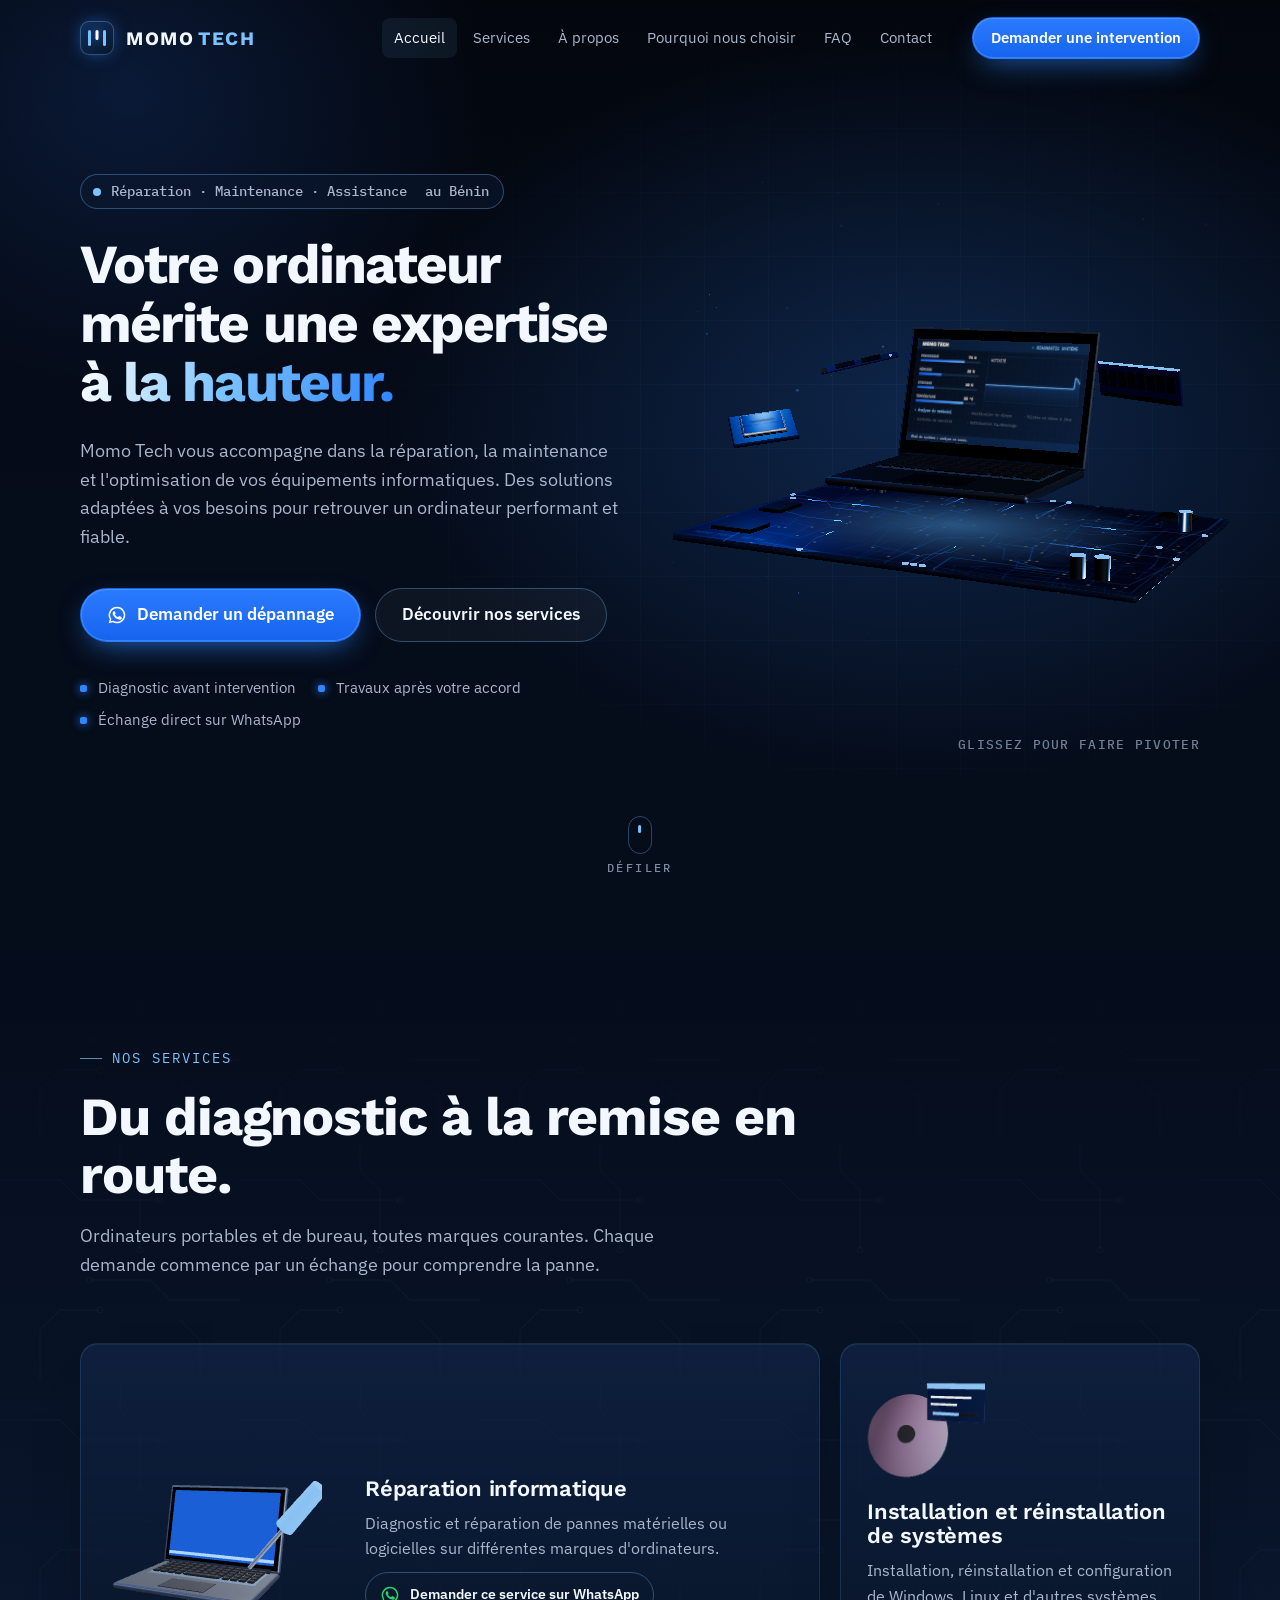
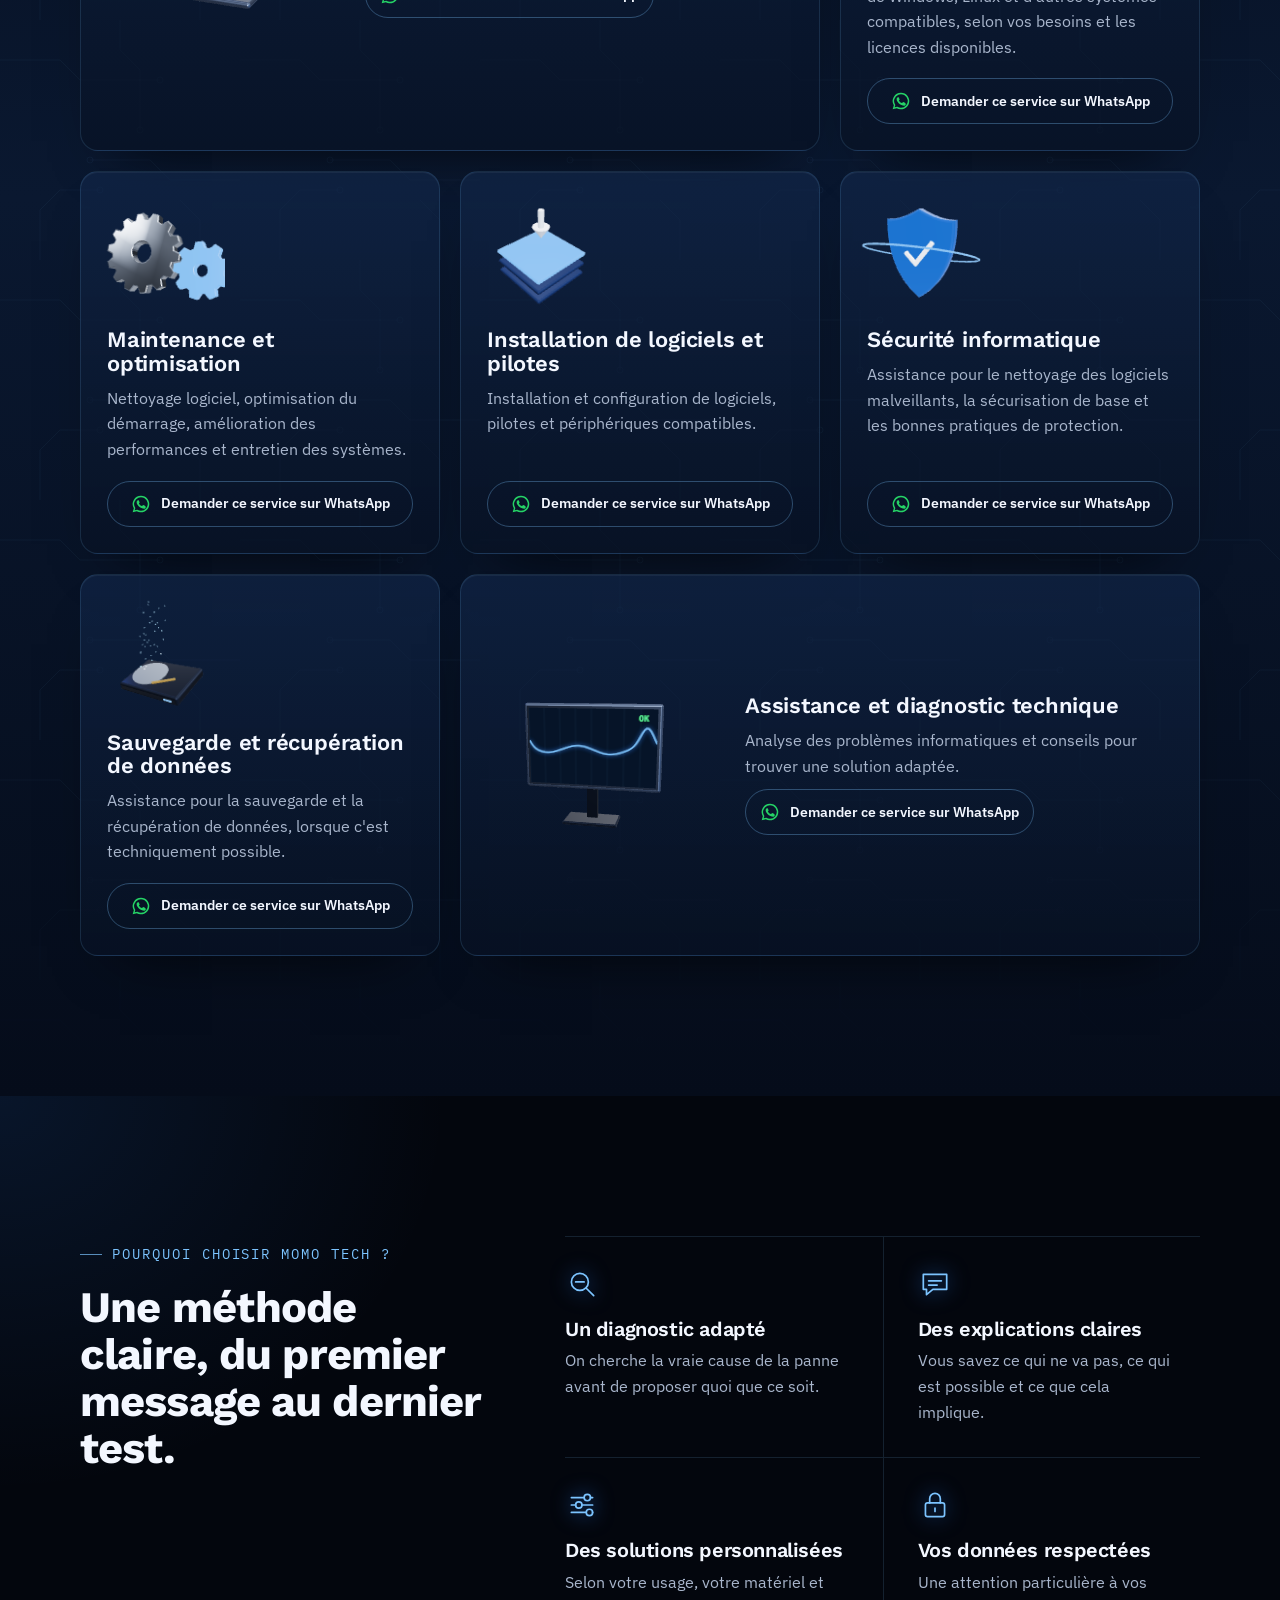
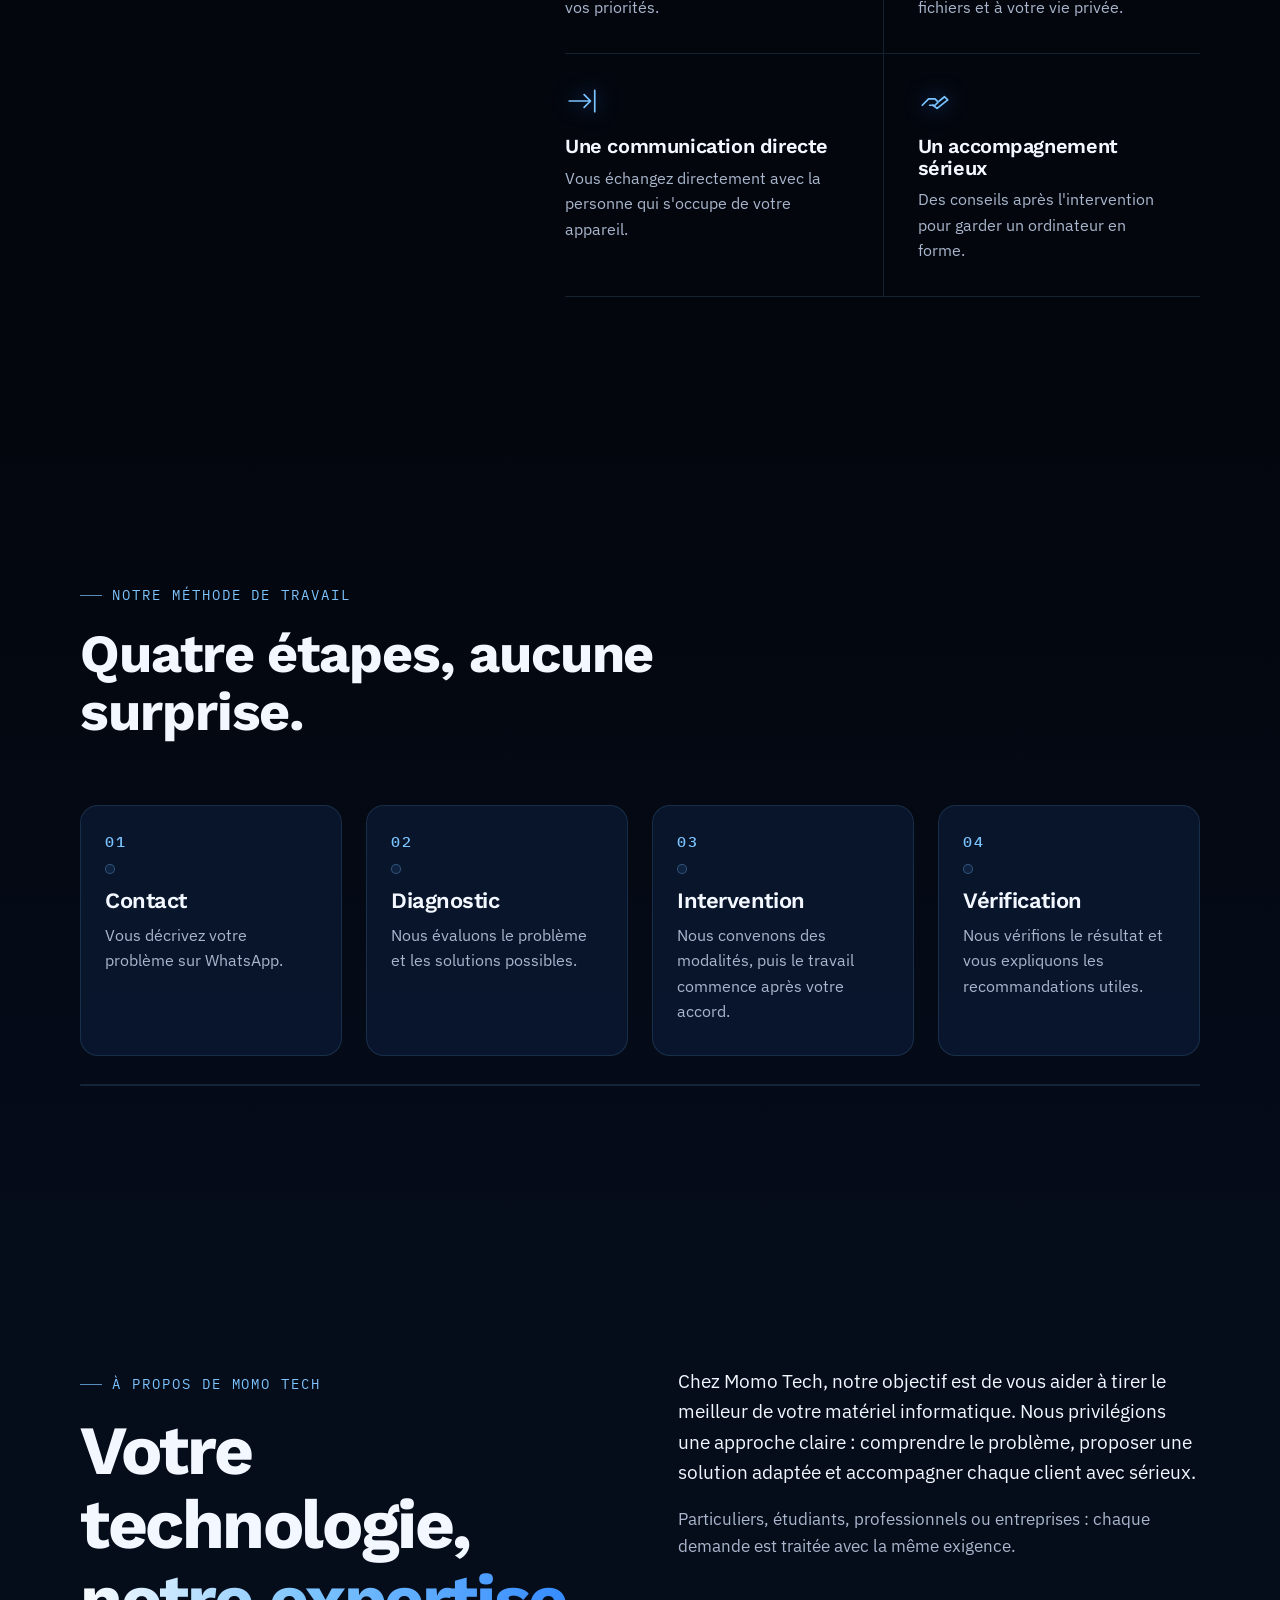
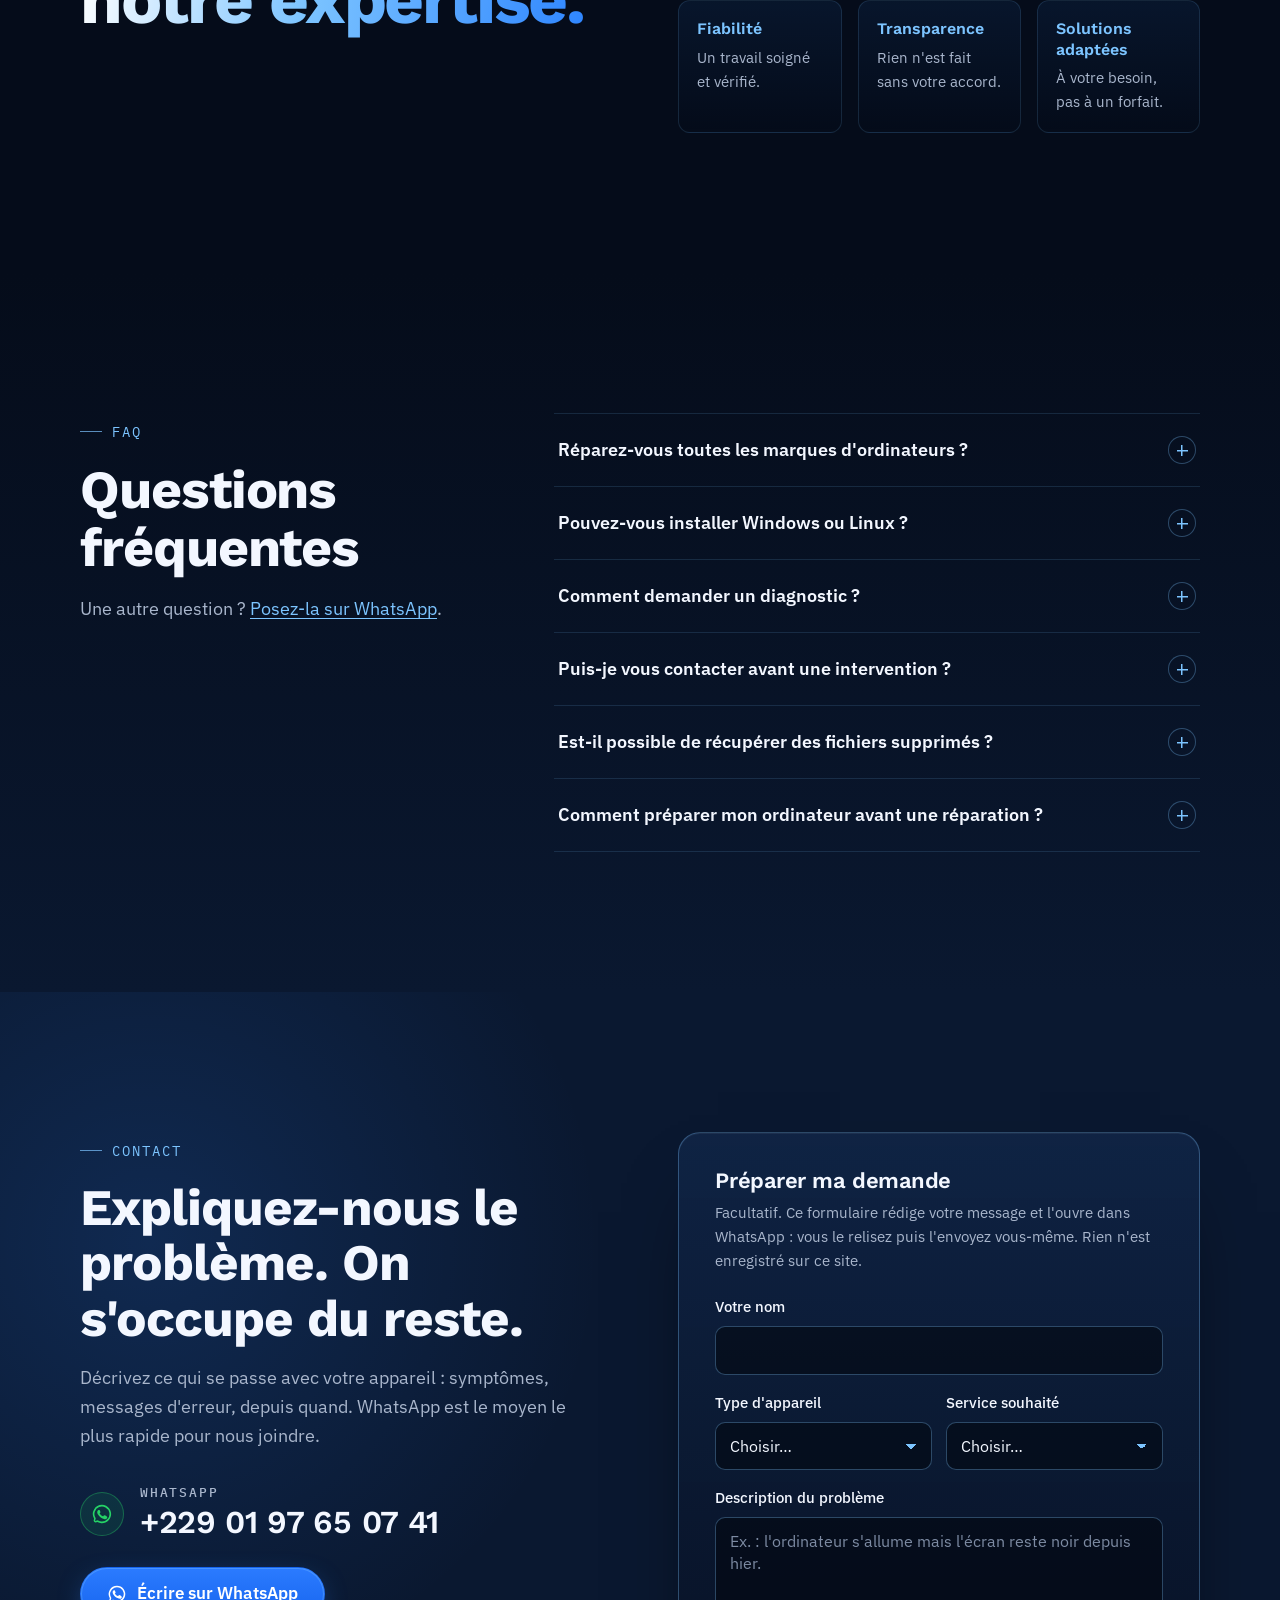
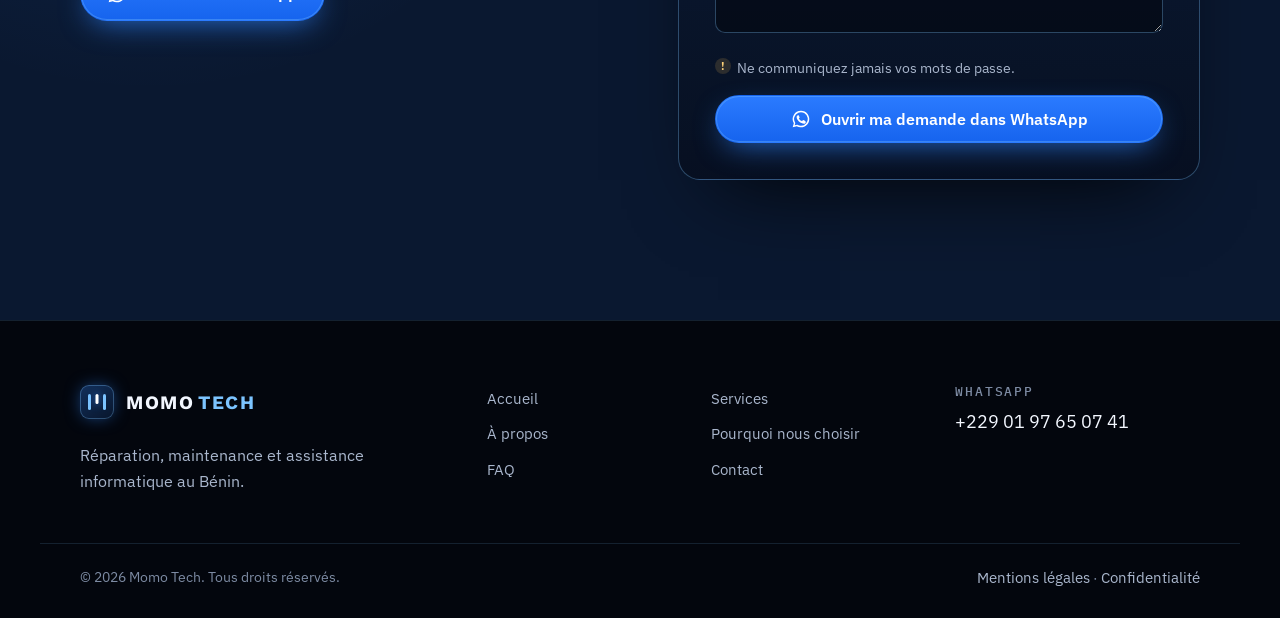
<file: index.html>
<!doctype html>
<html lang="fr">
<head>
  <meta charset="utf-8">
  <meta name="viewport" content="width=device-width, initial-scale=1, viewport-fit=cover">
  <title>Momo Tech | Réparation, maintenance et assistance informatique au Bénin</title>
  <meta name="description" content="Momo Tech : réparation d'ordinateurs, installation de Windows et Linux, maintenance, sécurité, sauvegarde de données et assistance informatique au Bénin. Demande de dépannage directe sur WhatsApp.">
  <meta name="theme-color" content="#050c1a">
  <meta name="robots" content="index, follow">
  <meta property="og:type" content="website">
  <meta property="og:locale" content="fr_FR">
  <meta property="og:site_name" content="Momo Tech">
  <meta property="og:title" content="Momo Tech | Votre technologie, notre expertise.">
  <meta property="og:description" content="Réparation, maintenance et assistance informatique au Bénin. Contact direct sur WhatsApp.">
  <meta property="og:image" content="assets/images/og-image.jpg">
  <meta property="og:image:width" content="1200">
  <meta property="og:image:height" content="630">
  <meta property="og:image:alt" content="Logo Momo Tech">
  <meta name="twitter:card" content="summary_large_image">
  <link rel="icon" href="assets/images/favicon-64.png" type="image/png" sizes="64x64">
  <link rel="icon" href="assets/images/favicon.svg" type="image/svg+xml">
  <link rel="apple-touch-icon" href="assets/images/apple-touch-icon.png">
  <link rel="manifest" href="site.webmanifest">

  <link rel="preconnect" href="https://fonts.googleapis.com">
  <link rel="preconnect" href="https://fonts.gstatic.com" crossorigin>
  <link rel="stylesheet" href="https://fonts.googleapis.com/css2?family=IBM+Plex+Mono:wght@400;500&family=IBM+Plex+Sans:wght@400;500;600&family=Work+Sans:wght@600;700&display=swap">
  <link rel="stylesheet" href="css/style.css">

  <!-- Three.js est hébergé localement (js/vendor) : aucun CDN nécessaire -->
  <script type="importmap">
    { "imports": { "three": "./js/vendor/three.module.min.js" } }
  </script>
  <script>document.documentElement.classList.add('js');</script>
  <script src="js/main.js" defer></script>

  <script type="application/ld+json">
  {
    "@context": "https://schema.org",
    "@type": "LocalBusiness",
    "name": "Momo Tech",
    "slogan": "Votre technologie, notre expertise.",
    "description": "Réparation, maintenance et assistance informatique pour particuliers, étudiants, professionnels et entreprises.",
    "telephone": "+2290197650741",
    "areaServed": { "@type": "Country", "name": "Bénin" },
    "knowsLanguage": "fr"
  }
  </script>
</head>
<body>
  <a class="skip-link" href="#contenu">Aller au contenu</a>

  <!-- ===================== A. NAVIGATION ===================== -->
  <header class="site-header" id="haut">
    <div class="container header-inner">
      <a class="logo" href="#accueil" aria-label="Momo Tech, retour à l'accueil">
        <span class="logo-mark" aria-hidden="true"><span></span></span>
        <span class="logo-word">MOMO<b>TECH</b></span>
      </a>

      <nav class="main-nav" id="menu" aria-label="Navigation principale">
        <ul>
          <li><a href="#accueil">Accueil</a></li>
          <li><a href="#services">Services</a></li>
          <li><a href="#a-propos">À propos</a></li>
          <li><a href="#pourquoi">Pourquoi nous choisir</a></li>
          <li><a href="#faq">FAQ</a></li>
          <li><a href="#contact">Contact</a></li>
        </ul>
        <a class="btn btn-primary btn-sm nav-cta-mobile" href="https://wa.me/2290197650741?text=Bonjour%20Momo%20Tech%2C%20je%20souhaite%20demander%20une%20intervention%20sur%20mon%20appareil.%20Voici%20le%20probl%C3%A8me%20rencontr%C3%A9%20%3A%20" target="_blank" rel="noopener">Demander une intervention</a>
      </nav>

      <a class="btn btn-primary btn-sm nav-cta" href="https://wa.me/2290197650741?text=Bonjour%20Momo%20Tech%2C%20je%20souhaite%20demander%20une%20intervention%20sur%20mon%20appareil.%20Voici%20le%20probl%C3%A8me%20rencontr%C3%A9%20%3A%20" target="_blank" rel="noopener">Demander une intervention</a>

      <button class="burger" type="button" aria-controls="menu" aria-expanded="false" aria-label="Ouvrir le menu">
        <span></span><span></span><span></span>
      </button>
    </div>
  </header>

  <main id="contenu">

    <!-- ===================== B. HERO ===================== -->
    <section class="hero" id="accueil" aria-labelledby="hero-title">
      <div class="hero-bg" aria-hidden="true"></div>
      <div class="container hero-grid">
        <div class="hero-copy">
          <p class="eyebrow"><span class="pulse-dot" aria-hidden="true"></span>Réparation · Maintenance · Assistance<span class="eyebrow-extra">&nbsp;au Bénin</span></p>
          <h1 id="hero-title">Votre ordinateur mérite une expertise <span class="grad">à la hauteur.</span></h1>
          <p class="lead">Momo Tech vous accompagne dans la réparation, la maintenance et l'optimisation de vos équipements informatiques. Des solutions adaptées à vos besoins pour retrouver un ordinateur performant et fiable.</p>
          <div class="hero-actions">
            <a class="btn btn-primary btn-lg" href="https://wa.me/2290197650741?text=Bonjour%20Momo%20Tech%2C%20je%20souhaite%20demander%20une%20r%C3%A9paration%20informatique.%20Voici%20le%20probl%C3%A8me%20rencontr%C3%A9%20%3A%20" target="_blank" rel="noopener">
              <svg class="i" aria-hidden="true"><use href="#i-wa"/></svg>Demander un dépannage
            </a>
            <a class="btn btn-ghost btn-lg" href="#services">Découvrir nos services</a>
          </div>
          <ul class="hero-points" aria-label="Notre façon de travailler">
            <li>Diagnostic avant intervention</li>
            <li>Travaux après votre accord</li>
            <li>Échange direct sur WhatsApp</li>
          </ul>
        </div>

        <div class="hero-visual" id="hero-visual">
          <!-- Illustration de secours : visible tant que la 3D n'est pas prête ou si WebGL est indisponible -->
          <img class="hero-fallback" src="assets/images/hero-fallback.svg" width="720" height="560" alt="Illustration d'un ordinateur portable entouré de composants électroniques lumineux">
          <canvas class="hero-canvas" id="hero-canvas" aria-label="Scène 3D interactive : ordinateur portable, processeur, mémoire et circuits électroniques" role="img"></canvas>
          <p class="hero-hint" aria-hidden="true">Glissez pour faire pivoter</p>
        </div>
      </div>

      <a class="scroll-cue" href="#services" aria-label="Faire défiler vers les services">
        <span class="scroll-mouse" aria-hidden="true"><span></span></span>
        <span class="scroll-label">Défiler</span>
      </a>
    </section>

    <!-- ===================== C. SERVICES ===================== -->
    <section class="section services" id="services" aria-labelledby="services-title">
      <div class="container">
        <header class="section-head reveal">
          <p class="kicker">Nos services</p>
          <h2 id="services-title">Du diagnostic à la remise en route.</h2>
          <p class="section-sub">Ordinateurs portables et de bureau, toutes marques courantes. Chaque demande commence par un échange pour comprendre la panne.</p>
        </header>

        <div class="service-grid">
          <article class="service-card service-card--wide reveal" data-icon3d="repair">
            <div class="service-icon">
              <svg class="service-svg" aria-hidden="true"><use href="#s-repair"/></svg>
              <canvas class="service-canvas" aria-hidden="true"></canvas>
            </div>
            <div class="service-body">
              <h3>Réparation informatique</h3>
              <p>Diagnostic et réparation de pannes matérielles ou logicielles sur différentes marques d'ordinateurs.</p>
              <a class="btn btn-wa" href="https://wa.me/2290197650741?text=Bonjour%20Momo%20Tech%2C%20je%20souhaite%20demander%20une%20r%C3%A9paration%20informatique.%20Voici%20le%20probl%C3%A8me%20rencontr%C3%A9%20%3A%20" target="_blank" rel="noopener"><svg class="i" aria-hidden="true"><use href="#i-wa"/></svg>Demander ce service sur WhatsApp<span class="sr-only"> : réparation informatique</span></a>
            </div>
          </article>

          <article class="service-card reveal" data-icon3d="install">
            <div class="service-icon">
              <svg class="service-svg" aria-hidden="true"><use href="#s-install"/></svg>
              <canvas class="service-canvas" aria-hidden="true"></canvas>
            </div>
            <div class="service-body">
              <h3>Installation et réinstallation de systèmes</h3>
              <p>Installation, réinstallation et configuration de Windows, Linux et d'autres systèmes compatibles, selon vos besoins et les licences disponibles.</p>
              <a class="btn btn-wa" href="https://wa.me/2290197650741?text=Bonjour%20Momo%20Tech%2C%20je%20souhaite%20obtenir%20des%20informations%20sur%20l%27installation%20ou%20la%20r%C3%A9installation%20d%27un%20syst%C3%A8me." target="_blank" rel="noopener"><svg class="i" aria-hidden="true"><use href="#i-wa"/></svg>Demander ce service sur WhatsApp<span class="sr-only"> : installation de systèmes</span></a>
            </div>
          </article>

          <article class="service-card reveal" data-icon3d="maintenance">
            <div class="service-icon">
              <svg class="service-svg" aria-hidden="true"><use href="#s-maintenance"/></svg>
              <canvas class="service-canvas" aria-hidden="true"></canvas>
            </div>
            <div class="service-body">
              <h3>Maintenance et optimisation</h3>
              <p>Nettoyage logiciel, optimisation du démarrage, amélioration des performances et entretien des systèmes.</p>
              <a class="btn btn-wa" href="https://wa.me/2290197650741?text=Bonjour%20Momo%20Tech%2C%20je%20souhaite%20faire%20entretenir%20ou%20optimiser%20mon%20ordinateur." target="_blank" rel="noopener"><svg class="i" aria-hidden="true"><use href="#i-wa"/></svg>Demander ce service sur WhatsApp<span class="sr-only"> : maintenance et optimisation</span></a>
            </div>
          </article>

          <article class="service-card reveal" data-icon3d="software">
            <div class="service-icon">
              <svg class="service-svg" aria-hidden="true"><use href="#s-software"/></svg>
              <canvas class="service-canvas" aria-hidden="true"></canvas>
            </div>
            <div class="service-body">
              <h3>Installation de logiciels et pilotes</h3>
              <p>Installation et configuration de logiciels, pilotes et périphériques compatibles.</p>
              <a class="btn btn-wa" href="https://wa.me/2290197650741?text=Bonjour%20Momo%20Tech%2C%20je%20souhaite%20faire%20installer%20ou%20configurer%20un%20logiciel%2C%20un%20pilote%20ou%20un%20p%C3%A9riph%C3%A9rique." target="_blank" rel="noopener"><svg class="i" aria-hidden="true"><use href="#i-wa"/></svg>Demander ce service sur WhatsApp<span class="sr-only"> : logiciels et pilotes</span></a>
            </div>
          </article>

          <article class="service-card reveal" data-icon3d="security">
            <div class="service-icon">
              <svg class="service-svg" aria-hidden="true"><use href="#s-security"/></svg>
              <canvas class="service-canvas" aria-hidden="true"></canvas>
            </div>
            <div class="service-body">
              <h3>Sécurité informatique</h3>
              <p>Assistance pour le nettoyage des logiciels malveillants, la sécurisation de base et les bonnes pratiques de protection.</p>
              <a class="btn btn-wa" href="https://wa.me/2290197650741?text=Bonjour%20Momo%20Tech%2C%20j%27ai%20besoin%20d%27aide%20pour%20la%20s%C3%A9curit%C3%A9%20de%20mon%20ordinateur%20%28logiciels%20malveillants%2C%20protection%29." target="_blank" rel="noopener"><svg class="i" aria-hidden="true"><use href="#i-wa"/></svg>Demander ce service sur WhatsApp<span class="sr-only"> : sécurité informatique</span></a>
            </div>
          </article>

          <article class="service-card reveal" data-icon3d="data">
            <div class="service-icon">
              <svg class="service-svg" aria-hidden="true"><use href="#s-data"/></svg>
              <canvas class="service-canvas" aria-hidden="true"></canvas>
            </div>
            <div class="service-body">
              <h3>Sauvegarde et récupération de données</h3>
              <p>Assistance pour la sauvegarde et la récupération de données, lorsque c'est techniquement possible.</p>
              <a class="btn btn-wa" href="https://wa.me/2290197650741?text=Bonjour%20Momo%20Tech%2C%20j%27ai%20besoin%20d%27aide%20pour%20sauvegarder%20ou%20r%C3%A9cup%C3%A9rer%20des%20donn%C3%A9es." target="_blank" rel="noopener"><svg class="i" aria-hidden="true"><use href="#i-wa"/></svg>Demander ce service sur WhatsApp<span class="sr-only"> : sauvegarde et récupération de données</span></a>
            </div>
          </article>

          <article class="service-card service-card--wide reveal" data-icon3d="assist">
            <div class="service-icon">
              <svg class="service-svg" aria-hidden="true"><use href="#s-assist"/></svg>
              <canvas class="service-canvas" aria-hidden="true"></canvas>
            </div>
            <div class="service-body">
              <h3>Assistance et diagnostic technique</h3>
              <p>Analyse des problèmes informatiques et conseils pour trouver une solution adaptée.</p>
              <a class="btn btn-wa" href="https://wa.me/2290197650741?text=Bonjour%20Momo%20Tech%2C%20j%27aimerais%20obtenir%20un%20diagnostic%20pour%20mon%20appareil." target="_blank" rel="noopener"><svg class="i" aria-hidden="true"><use href="#i-wa"/></svg>Demander ce service sur WhatsApp<span class="sr-only"> : assistance et diagnostic</span></a>
            </div>
          </article>
        </div>
      </div>
    </section>

    <!-- ===================== D. POURQUOI ===================== -->
    <section class="section why" id="pourquoi" aria-labelledby="why-title">
      <div class="container why-grid">
        <header class="section-head reveal">
          <p class="kicker">Pourquoi choisir Momo Tech ?</p>
          <h2 id="why-title">Une méthode claire, du premier message au dernier test.</h2>
        </header>
        <ul class="why-list">
          <li class="why-item reveal">
            <svg class="why-ico" aria-hidden="true"><use href="#w-scan"/></svg>
            <h3>Un diagnostic adapté</h3>
            <p>On cherche la vraie cause de la panne avant de proposer quoi que ce soit.</p>
          </li>
          <li class="why-item reveal">
            <svg class="why-ico" aria-hidden="true"><use href="#w-talk"/></svg>
            <h3>Des explications claires</h3>
            <p>Vous savez ce qui ne va pas, ce qui est possible et ce que cela implique.</p>
          </li>
          <li class="why-item reveal">
            <svg class="why-ico" aria-hidden="true"><use href="#w-tune"/></svg>
            <h3>Des solutions personnalisées</h3>
            <p>Selon votre usage, votre matériel et vos priorités.</p>
          </li>
          <li class="why-item reveal">
            <svg class="why-ico" aria-hidden="true"><use href="#w-lock"/></svg>
            <h3>Vos données respectées</h3>
            <p>Une attention particulière à vos fichiers et à votre vie privée.</p>
          </li>
          <li class="why-item reveal">
            <svg class="why-ico" aria-hidden="true"><use href="#w-direct"/></svg>
            <h3>Une communication directe</h3>
            <p>Vous échangez directement avec la personne qui s'occupe de votre appareil.</p>
          </li>
          <li class="why-item reveal">
            <svg class="why-ico" aria-hidden="true"><use href="#w-hand"/></svg>
            <h3>Un accompagnement sérieux</h3>
            <p>Des conseils après l'intervention pour garder un ordinateur en forme.</p>
          </li>
        </ul>
      </div>
    </section>

    <!-- ===================== E. MÉTHODE ===================== -->
    <section class="section method" id="methode" aria-labelledby="method-title">
      <div class="container">
        <header class="section-head reveal">
          <p class="kicker">Notre méthode de travail</p>
          <h2 id="method-title">Quatre étapes, aucune surprise.</h2>
        </header>
        <ol class="steps" id="steps">
          <li class="step reveal">
            <span class="step-num" aria-hidden="true">01</span>
            <h3>Contact</h3>
            <p>Vous décrivez votre problème sur WhatsApp.</p>
          </li>
          <li class="step reveal">
            <span class="step-num" aria-hidden="true">02</span>
            <h3>Diagnostic</h3>
            <p>Nous évaluons le problème et les solutions possibles.</p>
          </li>
          <li class="step reveal">
            <span class="step-num" aria-hidden="true">03</span>
            <h3>Intervention</h3>
            <p>Nous convenons des modalités, puis le travail commence après votre accord.</p>
          </li>
          <li class="step reveal">
            <span class="step-num" aria-hidden="true">04</span>
            <h3>Vérification</h3>
            <p>Nous vérifions le résultat et vous expliquons les recommandations utiles.</p>
          </li>
        </ol>
        <div class="steps-track" aria-hidden="true"><span id="steps-fill"></span></div>
      </div>
    </section>

    <!-- ===================== F. À PROPOS ===================== -->
    <section class="section about" id="a-propos" aria-labelledby="about-title">
      <div class="container about-grid">
        <div class="about-quote reveal">
          <p class="kicker">À propos de Momo Tech</p>
          <h2 id="about-title">Votre technologie, <span class="grad">notre expertise.</span></h2>
        </div>
        <div class="about-copy reveal">
          <p>Chez Momo Tech, notre objectif est de vous aider à tirer le meilleur de votre matériel informatique. Nous privilégions une approche claire : comprendre le problème, proposer une solution adaptée et accompagner chaque client avec sérieux.</p>
          <p>Particuliers, étudiants, professionnels ou entreprises : chaque demande est traitée avec la même exigence.</p>
          <dl class="values">
            <div><dt>Fiabilité</dt><dd>Un travail soigné et vérifié.</dd></div>
            <div><dt>Transparence</dt><dd>Rien n'est fait sans votre accord.</dd></div>
            <div><dt>Solutions adaptées</dt><dd>À votre besoin, pas à un forfait.</dd></div>
          </dl>
        </div>
      </div>
    </section>

    <!-- ===================== G. FAQ ===================== -->
    <section class="section faq" id="faq" aria-labelledby="faq-title">
      <div class="container faq-grid">
        <header class="section-head reveal">
          <p class="kicker">FAQ</p>
          <h2 id="faq-title">Questions fréquentes</h2>
          <p class="section-sub">Une autre question ? <a class="link" href="https://wa.me/2290197650741?text=Bonjour%20Momo%20Tech%2C%20je%20souhaite%20obtenir%20des%20renseignements%20sur%20vos%20services." target="_blank" rel="noopener">Posez-la sur WhatsApp</a>.</p>
        </header>
        <div class="faq-list reveal">
          <details class="faq-item">
            <summary>Réparez-vous toutes les marques d'ordinateurs ?</summary>
            <div class="faq-a"><p>Nous intervenons sur la plupart des marques courantes de portables et d'ordinateurs de bureau. La faisabilité dépend du modèle, de la panne et de la disponibilité des pièces : le diagnostic permet de vous répondre précisément.</p></div>
          </details>
          <details class="faq-item">
            <summary>Pouvez-vous installer Windows ou Linux ?</summary>
            <div class="faq-a"><p>Oui, installation, réinstallation et configuration de Windows, de distributions Linux et d'autres systèmes compatibles avec votre matériel. Pour Windows, une licence valide est nécessaire.</p></div>
          </details>
          <details class="faq-item">
            <summary>Comment demander un diagnostic ?</summary>
            <div class="faq-a"><p>Écrivez-nous sur WhatsApp en décrivant le problème : symptômes, messages d'erreur, depuis quand. Une photo ou une courte vidéo aide beaucoup.</p></div>
          </details>
          <details class="faq-item">
            <summary>Puis-je vous contacter avant une intervention ?</summary>
            <div class="faq-a"><p>Bien sûr. Vous pouvez poser vos questions et discuter des solutions possibles avant de décider. Aucune intervention n'est faite sans votre accord.</p></div>
          </details>
          <details class="faq-item">
            <summary>Est-il possible de récupérer des fichiers supprimés ?</summary>
            <div class="faq-a"><p>Parfois, oui. Tout dépend du support, de son état et de ce qui s'est passé depuis la suppression. La récupération ne peut pas être garantie. Conseil : n'utilisez plus l'appareil concerné en attendant, pour ne pas écraser les données.</p></div>
          </details>
          <details class="faq-item">
            <summary>Comment préparer mon ordinateur avant une réparation ?</summary>
            <div class="faq-a"><p>Si possible, sauvegardez vos fichiers importants, notez les symptômes et gardez le chargeur avec l'appareil. Nous ne vous demanderons jamais vos mots de passe personnels : si une session doit être ouverte, cela se fait avec vous.</p></div>
          </details>
        </div>
      </div>
    </section>

    <!-- ===================== H. CONTACT ===================== -->
    <section class="section contact" id="contact" aria-labelledby="contact-title">
      <div class="container contact-grid">
        <div class="contact-main reveal">
          <p class="kicker">Contact</p>
          <h2 id="contact-title">Expliquez-nous le problème. On s'occupe du reste.</h2>
          <p class="section-sub">Décrivez ce qui se passe avec votre appareil : symptômes, messages d'erreur, depuis quand. WhatsApp est le moyen le plus rapide pour nous joindre.</p>
          <a class="wa-number" href="https://wa.me/2290197650741?text=Bonjour%20Momo%20Tech%2C%20je%20souhaite%20obtenir%20des%20renseignements%20sur%20vos%20services." target="_blank" rel="noopener">
            <svg class="i" aria-hidden="true"><use href="#i-wa"/></svg>
            <span><small>WhatsApp</small>+229 01 97 65 07 41</span>
          </a>
          <a class="btn btn-primary btn-lg" href="https://wa.me/2290197650741?text=Bonjour%20Momo%20Tech%2C%20je%20souhaite%20obtenir%20des%20renseignements%20sur%20vos%20services." target="_blank" rel="noopener"><svg class="i" aria-hidden="true"><use href="#i-wa"/></svg>Écrire sur WhatsApp</a>
        </div>

        <form class="contact-form reveal" id="contact-form" novalidate>
          <h3>Préparer ma demande</h3>
          <p class="form-note">Facultatif. Ce formulaire rédige votre message et l'ouvre dans WhatsApp : vous le relisez puis l'envoyez vous-même. Rien n'est enregistré sur ce site.</p>

          <div class="field">
            <label for="f-name">Votre nom</label>
            <input id="f-name" name="nom" type="text" autocomplete="name" maxlength="60" required>
            <p class="field-error" id="e-name" aria-live="polite"></p>
          </div>
          <div class="field-row">
            <div class="field">
              <label for="f-device">Type d'appareil</label>
              <select id="f-device" name="appareil" required>
                <option value="">Choisir…</option>
                <option>Ordinateur portable</option>
                <option>Ordinateur de bureau</option>
                <option>Ordinateur tout-en-un</option>
                <option>Tablette</option>
                <option>Autre appareil</option>
              </select>
              <p class="field-error" id="e-device" aria-live="polite"></p>
            </div>
            <div class="field">
              <label for="f-service">Service souhaité</label>
              <select id="f-service" name="service" required>
                <option value="">Choisir…</option>
                <option>Réparation informatique</option>
                <option>Installation ou réinstallation de système</option>
                <option>Maintenance et optimisation</option>
                <option>Installation de logiciels et pilotes</option>
                <option>Sécurité informatique</option>
                <option>Sauvegarde et récupération de données</option>
                <option>Assistance et diagnostic technique</option>
                <option>Je ne sais pas encore</option>
              </select>
              <p class="field-error" id="e-service" aria-live="polite"></p>
            </div>
          </div>
          <div class="field">
            <label for="f-desc">Description du problème</label>
            <textarea id="f-desc" name="description" rows="4" minlength="10" maxlength="1000" required placeholder="Ex. : l'ordinateur s'allume mais l'écran reste noir depuis hier."></textarea>
            <p class="field-error" id="e-desc" aria-live="polite"></p>
          </div>
          <p class="form-warn">Ne communiquez jamais vos mots de passe.</p>
          <button class="btn btn-primary btn-block" type="submit"><svg class="i" aria-hidden="true"><use href="#i-wa"/></svg>Ouvrir ma demande dans WhatsApp</button>
          <p class="form-status" id="form-status" role="status" aria-live="polite"></p>
        </form>
      </div>
    </section>
  </main>

  <!-- ===================== I. PIED DE PAGE ===================== -->
  <footer class="site-footer">
    <div class="container footer-grid">
      <div class="footer-brand">
        <a class="logo" href="#accueil" aria-label="Momo Tech, retour à l'accueil">
          <span class="logo-mark" aria-hidden="true"><span></span></span>
          <span class="logo-word">MOMO<b>TECH</b></span>
        </a>
        <p>Réparation, maintenance et assistance informatique au Bénin.</p>
      </div>
      <nav aria-label="Liens du pied de page">
        <ul class="footer-links">
          <li><a href="#accueil">Accueil</a></li>
          <li><a href="#services">Services</a></li>
          <li><a href="#a-propos">À propos</a></li>
          <li><a href="#pourquoi">Pourquoi nous choisir</a></li>
          <li><a href="#faq">FAQ</a></li>
          <li><a href="#contact">Contact</a></li>
        </ul>
      </nav>
      <div class="footer-contact">
        <p class="footer-label">WhatsApp</p>
        <a href="https://wa.me/2290197650741?text=Bonjour%20Momo%20Tech%2C%20je%20souhaite%20obtenir%20des%20renseignements%20sur%20vos%20services." target="_blank" rel="noopener">+229 01 97 65 07 41</a>
      </div>
    </div>
    <div class="container footer-bottom">
      <p>© <span id="year">2026</span> Momo Tech. Tous droits réservés.</p>
      <p><a href="mentions-legales.html">Mentions légales</a> · <a href="confidentialite.html">Confidentialité</a></p>
    </div>
  </footer>

  <!-- Bouton WhatsApp flottant -->
  <a class="wa-float" href="https://wa.me/2290197650741?text=Bonjour%20Momo%20Tech%2C%20je%20souhaite%20obtenir%20des%20renseignements%20sur%20vos%20services." target="_blank" rel="noopener" aria-label="Contacter Momo Tech sur WhatsApp">
    <svg aria-hidden="true"><use href="#i-wa"/></svg>
  </a>

  <!-- ===================== Icônes SVG (sprite) ===================== -->
  <svg width="0" height="0" style="position:absolute" aria-hidden="true" focusable="false">
    <defs>
      <linearGradient id="g-blue" x1="0" y1="0" x2="1" y2="1">
        <stop offset="0" stop-color="#8fd0ff"/><stop offset="1" stop-color="#2f7bff"/>
      </linearGradient>
    </defs>
    <symbol id="i-wa" viewBox="0 0 24 24"><path fill="currentColor" d="M12 2a10 10 0 0 0-8.6 15.1L2 22l5-1.3A10 10 0 1 0 12 2Zm0 18.2c-1.5 0-3-.4-4.3-1.2l-.3-.2-3 .8.8-2.9-.2-.3A8.2 8.2 0 1 1 12 20.2Zm4.5-6.1c-.2-.1-1.5-.7-1.7-.8-.2-.1-.4-.1-.6.1l-.8 1c-.1.2-.3.2-.5.1a6.7 6.7 0 0 1-3.3-2.9c-.3-.4.2-.4.7-1.4.1-.2 0-.3 0-.4l-.8-1.8c-.2-.5-.4-.4-.6-.4h-.5a1 1 0 0 0-.7.3c-.2.3-.9.9-.9 2.2s1 2.6 1.1 2.7c.1.2 1.9 2.9 4.6 4.1 1.7.7 2.4.8 3.3.7.5-.1 1.5-.6 1.8-1.2.2-.6.2-1.1.1-1.2l-.2-.1Z"/></symbol>

    <symbol id="s-repair" viewBox="0 0 64 64"><g fill="none" stroke="url(#g-blue)" stroke-width="2" stroke-linecap="round" stroke-linejoin="round"><rect x="10" y="14" width="34" height="22" rx="2"/><path d="M6 42h42l-3 4H9z"/><path d="M50 18l8 8-14 14-4-4zM40 36l-6 6"/></g></symbol>
    <symbol id="s-install" viewBox="0 0 64 64"><g fill="none" stroke="url(#g-blue)" stroke-width="2" stroke-linecap="round"><circle cx="26" cy="34" r="18"/><circle cx="26" cy="34" r="4"/><rect x="38" y="10" width="20" height="16" rx="2"/><path d="M42 20h12M42 16h6"/></g></symbol>
    <symbol id="s-maintenance" viewBox="0 0 64 64"><g fill="none" stroke="url(#g-blue)" stroke-width="2" stroke-linejoin="round"><circle cx="24" cy="28" r="8"/><path d="M24 12v6M24 38v6M8 28h6M34 28h6M13 17l4 4M31 35l4 4M13 39l4-4M31 21l4-4"/><circle cx="44" cy="44" r="6"/><path d="M44 34v4M44 50v4M34 44h4M50 44h4"/></g></symbol>
    <symbol id="s-software" viewBox="0 0 64 64"><g fill="none" stroke="url(#g-blue)" stroke-width="2" stroke-linecap="round" stroke-linejoin="round"><path d="M32 8v20M24 20l8 8 8-8"/><path d="M10 36l22 10 22-10M10 44l22 10 22-10"/></g></symbol>
    <symbol id="s-security" viewBox="0 0 64 64"><g fill="none" stroke="url(#g-blue)" stroke-width="2" stroke-linecap="round" stroke-linejoin="round"><path d="M32 6l20 8v14c0 14-9 24-20 30C21 52 12 42 12 28V14z"/><path d="M23 31l6 6 12-13"/></g></symbol>
    <symbol id="s-data" viewBox="0 0 64 64"><g fill="none" stroke="url(#g-blue)" stroke-width="2" stroke-linecap="round"><rect x="10" y="30" width="44" height="24" rx="3"/><circle cx="26" cy="42" r="6"/><path d="M42 40h6M42 46h6M24 22v-6M32 24V8M40 22v-6"/></g></symbol>
    <symbol id="s-assist" viewBox="0 0 64 64"><g fill="none" stroke="url(#g-blue)" stroke-width="2" stroke-linecap="round" stroke-linejoin="round"><rect x="8" y="10" width="48" height="32" rx="3"/><path d="M14 28h8l4-8 6 14 4-6h12M26 52h12M32 42v10"/></g></symbol>

    <symbol id="w-scan" viewBox="0 0 32 32"><g fill="none" stroke="currentColor" stroke-width="1.6" stroke-linecap="round"><circle cx="14" cy="14" r="8"/><path d="M20 20l7 7M10 14h8"/></g></symbol>
    <symbol id="w-talk" viewBox="0 0 32 32"><g fill="none" stroke="currentColor" stroke-width="1.6" stroke-linejoin="round"><path d="M5 7h22v14H14l-6 5v-5H5z"/><path d="M10 13h12M10 17h8" stroke-linecap="round"/></g></symbol>
    <symbol id="w-tune" viewBox="0 0 32 32"><g fill="none" stroke="currentColor" stroke-width="1.6" stroke-linecap="round"><path d="M6 9h12M24 9h2M6 16h4M16 16h10M6 23h14M26 23h0"/><circle cx="21" cy="9" r="3"/><circle cx="13" cy="16" r="3"/><circle cx="23" cy="23" r="3"/></g></symbol>
    <symbol id="w-lock" viewBox="0 0 32 32"><g fill="none" stroke="currentColor" stroke-width="1.6" stroke-linecap="round"><rect x="7" y="14" width="18" height="13" rx="2"/><path d="M11 14v-4a5 5 0 0 1 10 0v4M16 19v3"/></g></symbol>
    <symbol id="w-direct" viewBox="0 0 32 32"><g fill="none" stroke="currentColor" stroke-width="1.6" stroke-linecap="round" stroke-linejoin="round"><path d="M4 16h20M18 10l6 6-6 6"/><path d="M28 6v20"/></g></symbol>
    <symbol id="w-hand" viewBox="0 0 32 32"><g fill="none" stroke="currentColor" stroke-width="1.6" stroke-linecap="round" stroke-linejoin="round"><path d="M4 20l6-6h6l3 3-3 3h-5"/><path d="M14 20l4 3 10-8-3-3-5 4"/></g></symbol>
  </svg>
</body>
</html>
</file>
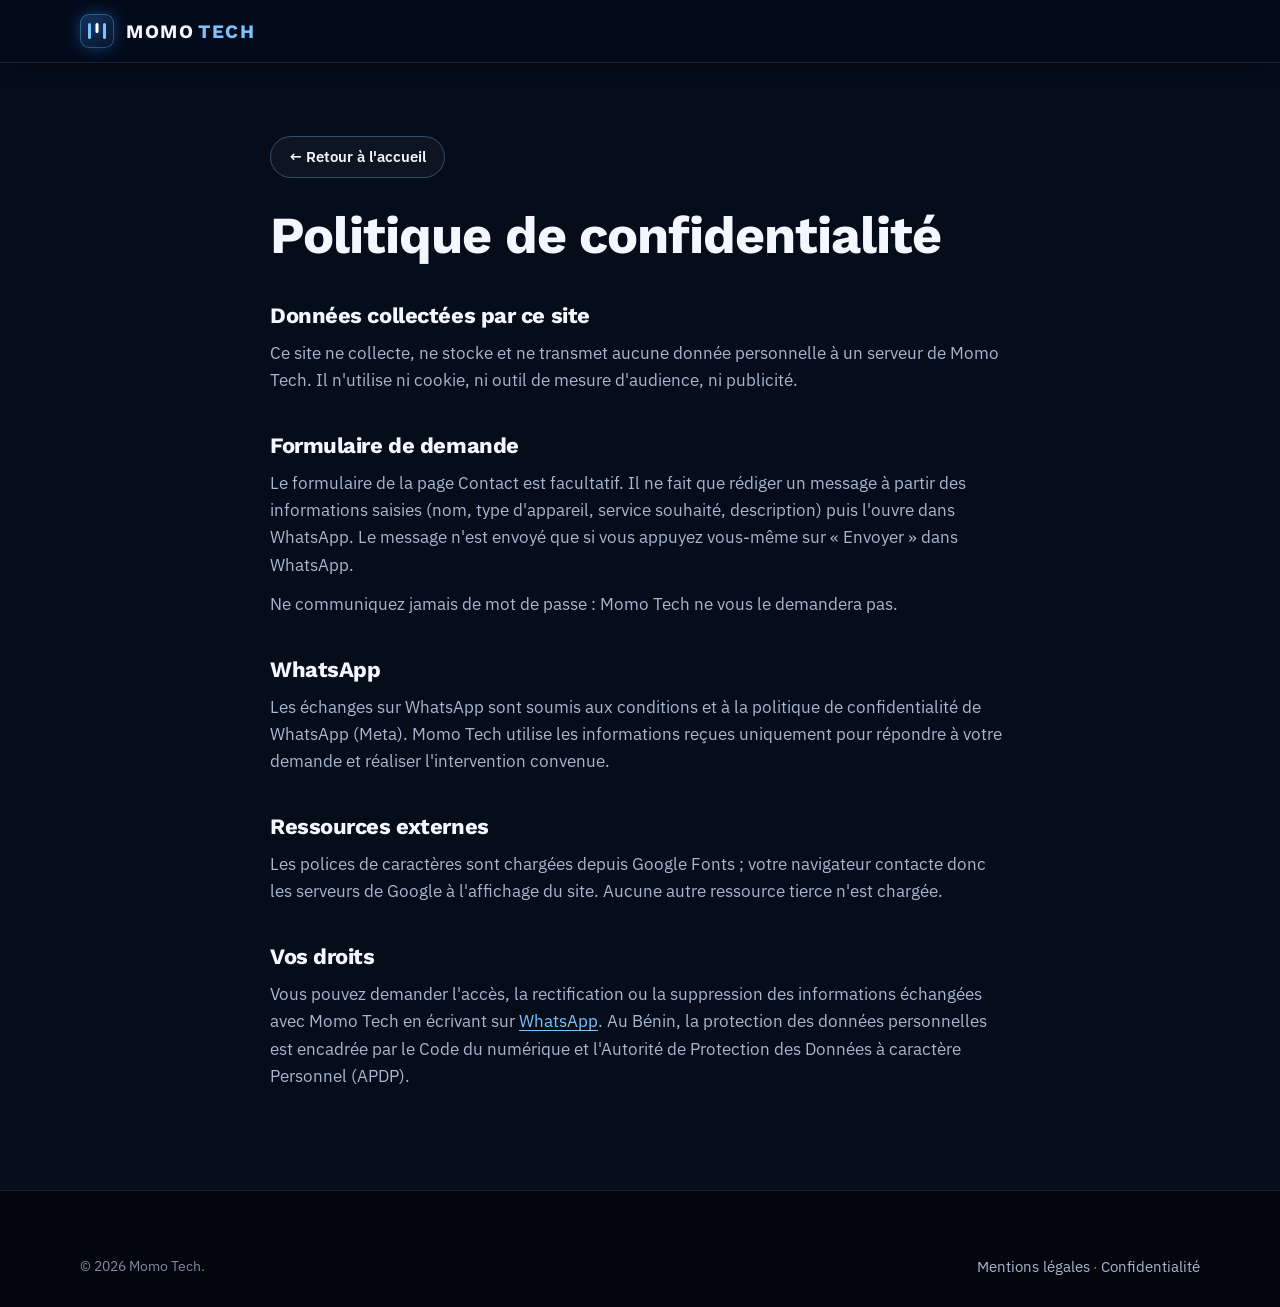
<file: confidentialite.html>
<!doctype html>
<html lang="fr">
<head>
  <meta charset="utf-8">
  <meta name="viewport" content="width=device-width, initial-scale=1">
  <title>Politique de confidentialité | Momo Tech</title>
  <meta name="description" content="Politique de confidentialité du site Momo Tech : aucune donnée collectée par le site.">
  <meta name="robots" content="noindex, follow">
  <meta name="theme-color" content="#050c1a">
  <link rel="icon" href="assets/images/favicon-64.png" type="image/png" sizes="64x64">
  <link rel="icon" href="assets/images/favicon.svg" type="image/svg+xml">
  <link rel="preconnect" href="https://fonts.googleapis.com">
  <link rel="preconnect" href="https://fonts.gstatic.com" crossorigin>
  <link rel="stylesheet" href="https://fonts.googleapis.com/css2?family=IBM+Plex+Mono:wght@400;500&family=IBM+Plex+Sans:wght@400;500;600&family=Work+Sans:wght@600;700&display=swap">
  <link rel="stylesheet" href="css/style.css">
</head>
<body>
  <header class="site-header is-compact">
    <div class="container header-inner">
      <a class="logo" href="index.html" aria-label="Momo Tech, retour à l'accueil"><span class="logo-mark" aria-hidden="true"><span></span></span><span class="logo-word">MOMO<b>TECH</b></span></a>
    </div>
  </header>
  <main class="legal" id="contenu">
    <div class="container">
      <a class="btn btn-ghost btn-sm legal-back" href="index.html">← Retour à l'accueil</a>
      <h1>Politique de confidentialité</h1>

      <h2>Données collectées par ce site</h2>
      <p>Ce site ne collecte, ne stocke et ne transmet aucune donnée personnelle à un serveur de Momo Tech. Il n'utilise ni cookie, ni outil de mesure d'audience, ni publicité.</p>

      <h2>Formulaire de demande</h2>
      <p>Le formulaire de la page Contact est facultatif. Il ne fait que rédiger un message à partir des informations saisies (nom, type d'appareil, service souhaité, description) puis l'ouvre dans WhatsApp. Le message n'est envoyé que si vous appuyez vous-même sur « Envoyer » dans WhatsApp.</p>
      <p>Ne communiquez jamais de mot de passe : Momo Tech ne vous le demandera pas.</p>

      <h2>WhatsApp</h2>
      <p>Les échanges sur WhatsApp sont soumis aux conditions et à la politique de confidentialité de WhatsApp (Meta). Momo Tech utilise les informations reçues uniquement pour répondre à votre demande et réaliser l'intervention convenue.</p>

      <h2>Ressources externes</h2>
      <p>Les polices de caractères sont chargées depuis Google Fonts ; votre navigateur contacte donc les serveurs de Google à l'affichage du site. Aucune autre ressource tierce n'est chargée.</p>

      <h2>Vos droits</h2>
      <p>Vous pouvez demander l'accès, la rectification ou la suppression des informations échangées avec Momo Tech en écrivant sur <a class="link" href="https://wa.me/2290197650741?text=Bonjour%20Momo%20Tech%2C%20je%20souhaite%20obtenir%20des%20renseignements%20sur%20vos%20services." target="_blank" rel="noopener">WhatsApp</a>. Au Bénin, la protection des données personnelles est encadrée par le Code du numérique et l'Autorité de Protection des Données à caractère Personnel (APDP).</p>
    </div>
  </main>
  <footer class="site-footer">
    <div class="container footer-bottom" style="margin-top:0;border-top:0;padding-top:0">
      <p>© <span id="year">2026</span> Momo Tech.</p>
      <p><a href="mentions-legales.html">Mentions légales</a> · <a href="confidentialite.html">Confidentialité</a></p>
    </div>
  </footer>
  <script>document.getElementById('year').textContent = new Date().getFullYear();</script>
</body>
</html>
</file>
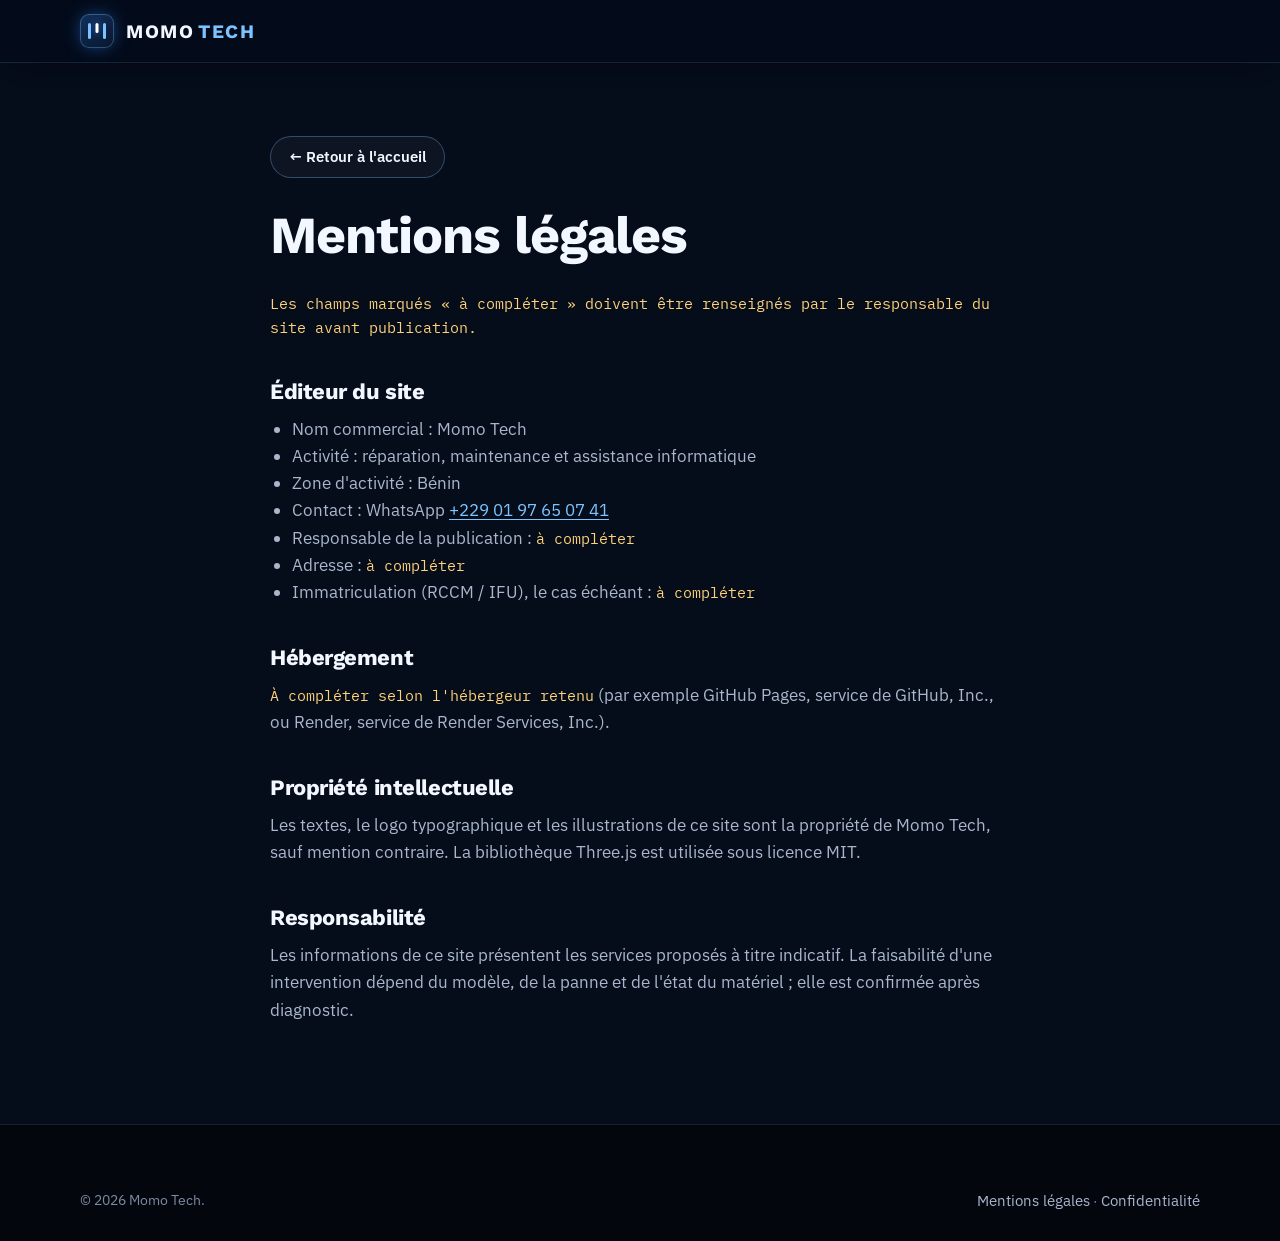
<file: mentions-legales.html>
<!doctype html>
<html lang="fr">
<head>
  <meta charset="utf-8">
  <meta name="viewport" content="width=device-width, initial-scale=1">
  <title>Mentions légales | Momo Tech</title>
  <meta name="description" content="Mentions légales du site Momo Tech.">
  <meta name="robots" content="noindex, follow">
  <meta name="theme-color" content="#050c1a">
  <link rel="icon" href="assets/images/favicon-64.png" type="image/png" sizes="64x64">
  <link rel="icon" href="assets/images/favicon.svg" type="image/svg+xml">
  <link rel="preconnect" href="https://fonts.googleapis.com">
  <link rel="preconnect" href="https://fonts.gstatic.com" crossorigin>
  <link rel="stylesheet" href="https://fonts.googleapis.com/css2?family=IBM+Plex+Mono:wght@400;500&family=IBM+Plex+Sans:wght@400;500;600&family=Work+Sans:wght@600;700&display=swap">
  <link rel="stylesheet" href="css/style.css">
</head>
<body>
  <header class="site-header is-compact">
    <div class="container header-inner">
      <a class="logo" href="index.html" aria-label="Momo Tech, retour à l'accueil"><span class="logo-mark" aria-hidden="true"><span></span></span><span class="logo-word">MOMO<b>TECH</b></span></a>
    </div>
  </header>
  <main class="legal" id="contenu">
    <div class="container">
      <a class="btn btn-ghost btn-sm legal-back" href="index.html">← Retour à l'accueil</a>
      <h1>Mentions légales</h1>
      <p class="todo">Les champs marqués « à compléter » doivent être renseignés par le responsable du site avant publication.</p>

      <h2>Éditeur du site</h2>
      <ul>
        <li>Nom commercial : Momo Tech</li>
        <li>Activité : réparation, maintenance et assistance informatique</li>
        <li>Zone d'activité : Bénin</li>
        <li>Contact : WhatsApp <a class="link" href="https://wa.me/2290197650741?text=Bonjour%20Momo%20Tech%2C%20je%20souhaite%20obtenir%20des%20renseignements%20sur%20vos%20services." target="_blank" rel="noopener">+229 01 97 65 07 41</a></li>
        <li>Responsable de la publication : <span class="todo">à compléter</span></li>
        <li>Adresse : <span class="todo">à compléter</span></li>
        <li>Immatriculation (RCCM / IFU), le cas échéant : <span class="todo">à compléter</span></li>
      </ul>

      <h2>Hébergement</h2>
      <p><span class="todo">À compléter selon l'hébergeur retenu</span> (par exemple GitHub Pages, service de GitHub, Inc., ou Render, service de Render Services, Inc.).</p>

      <h2>Propriété intellectuelle</h2>
      <p>Les textes, le logo typographique et les illustrations de ce site sont la propriété de Momo Tech, sauf mention contraire. La bibliothèque Three.js est utilisée sous licence MIT.</p>

      <h2>Responsabilité</h2>
      <p>Les informations de ce site présentent les services proposés à titre indicatif. La faisabilité d'une intervention dépend du modèle, de la panne et de l'état du matériel ; elle est confirmée après diagnostic.</p>
    </div>
  </main>
  <footer class="site-footer">
    <div class="container footer-bottom" style="margin-top:0;border-top:0;padding-top:0">
      <p>© <span id="year">2026</span> Momo Tech.</p>
      <p><a href="mentions-legales.html">Mentions légales</a> · <a href="confidentialite.html">Confidentialité</a></p>
    </div>
  </footer>
  <script>document.getElementById('year').textContent = new Date().getFullYear();</script>
</body>
</html>
</file>
<file: css/style.css>
/* =========================================================
   Momo Tech : feuille de style principale
   Palette : bleu électrique / bleu nuit / noir profond / blanc / gris clair
   ========================================================= */
:root {
  --black: #03060d;
  --night: #050c1a;
  --night-2: #0a1830;
  --night-3: #0f2240;
  --electric: #2f86ff;      /* lumières, bordures, accents */
  --electric-hi: #7cc4ff;   /* reflets */
  --btn: #1664ee;           /* fond des boutons (contraste AA avec le blanc) */
  --btn-hover: #1f74ff;
  --white: #f3f7ff;
  --gray: #a9b6cc;          /* texte secondaire */
  --gray-2: #7d8ba3;
  --line: rgba(124, 196, 255, .14);
  --line-strong: rgba(124, 196, 255, .32);
  --glass: rgba(14, 32, 62, .55);
  --wa: #25d366;

  --f-display: "Work Sans", system-ui, -apple-system, "Segoe UI", sans-serif;
  --f-body: "IBM Plex Sans", system-ui, -apple-system, "Segoe UI", sans-serif;
  --f-mono: "IBM Plex Mono", ui-monospace, "SFMono-Regular", Menlo, monospace;

  --radius: 18px;
  --radius-sm: 12px;
  --header-h: 76px;
  --ease: cubic-bezier(.2, .7, .2, 1);
  --container: 1200px;
  --pad: clamp(20px, 4vw, 40px);
}

*, *::before, *::after { box-sizing: border-box; }
html { scroll-behavior: smooth; scroll-padding-top: calc(var(--header-h) + 8px); -webkit-text-size-adjust: 100%; }
body {
  margin: 0;
  background: var(--night);
  color: var(--white);
  font-family: var(--f-body);
  font-size: 17px;
  line-height: 1.6;
  overflow-x: hidden;
  -webkit-font-smoothing: antialiased;
}
img, svg, canvas { display: block; max-width: 100%; }
a { color: inherit; }
h1, h2, h3 { font-family: var(--f-display); line-height: 1.08; margin: 0; letter-spacing: -.02em; }
p { margin: 0; }
ul, ol { margin: 0; padding: 0; list-style: none; }
::selection { background: var(--electric); color: #fff; }

.container { width: 100%; max-width: var(--container); margin: 0 auto; padding: 0 var(--pad); }
.sr-only { position: absolute !important; width: 1px; height: 1px; padding: 0; margin: -1px; overflow: hidden; clip: rect(0 0 0 0); white-space: nowrap; border: 0; }

.skip-link {
  position: absolute; left: 16px; top: -60px; z-index: 200;
  background: var(--white); color: var(--black); padding: 10px 16px; border-radius: 8px; font-weight: 600; text-decoration: none;
}
.skip-link:focus { top: 12px; }

:focus-visible { outline: 2px solid var(--electric-hi); outline-offset: 3px; border-radius: 6px; }

.grad {
  background: linear-gradient(100deg, #ffffff 0%, var(--electric-hi) 45%, var(--electric) 100%);
  -webkit-background-clip: text; background-clip: text; color: transparent;
}
.kicker {
  font-family: var(--f-mono); font-size: 14px; letter-spacing: .14em; text-transform: uppercase;
  color: var(--electric-hi); margin-bottom: 18px; display: inline-flex; align-items: center; gap: 10px;
}
.kicker::before { content: ""; width: 22px; height: 1px; background: currentColor; opacity: .7; }

/* ---------- Boutons ---------- */
.btn {
  --glow: rgba(47, 134, 255, .0);
  display: inline-flex; align-items: center; justify-content: center; gap: 10px;
  min-height: 48px; padding: 12px 22px; border-radius: 999px; border: 1px solid transparent;
  font: 600 16px/1.2 var(--f-body); text-decoration: none; cursor: pointer; white-space: nowrap;
  transition: transform .25s var(--ease), background-color .25s, box-shadow .3s, border-color .25s, color .25s;
  -webkit-tap-highlight-color: transparent;
}
.btn .i { width: 20px; height: 20px; flex: none; }
.btn:active { transform: translateY(1px) scale(.98); }
.btn-primary {
  background: linear-gradient(180deg, #2b7bff, var(--btn));
  color: #fff;
  box-shadow: 0 0 0 1px rgba(124, 196, 255, .35) inset, 0 10px 30px -10px rgba(47, 134, 255, .8);
}
.btn-primary:hover { background: linear-gradient(180deg, #3a88ff, var(--btn-hover)); box-shadow: 0 0 0 1px rgba(160, 215, 255, .6) inset, 0 14px 40px -10px rgba(47, 134, 255, 1); transform: translateY(-2px); }
.btn-ghost { background: rgba(255, 255, 255, .04); color: var(--white); border-color: var(--line-strong); backdrop-filter: blur(6px); }
.btn-ghost:hover { border-color: var(--electric-hi); background: rgba(47, 134, 255, .12); transform: translateY(-2px); }
.btn-sm { min-height: 42px; padding: 9px 18px; font-size: 15px; }
.btn-lg { min-height: 54px; padding: 14px 26px; font-size: 17px; }
.btn-block { width: 100%; }
.btn-wa {
  background: transparent; color: var(--white); border-color: var(--line-strong);
  padding: 10px 14px; min-height: 46px; font-size: 14px; white-space: nowrap;
}
.btn-wa .i { color: var(--wa); }
.btn-wa:hover { border-color: var(--wa); background: rgba(37, 211, 102, .08); }

.link { color: var(--electric-hi); text-underline-offset: 3px; }
.link:hover { color: #fff; }

/* ---------- Header ---------- */
.site-header {
  position: fixed; inset: 0 0 auto 0; z-index: 100; height: var(--header-h);
  transition: height .35s var(--ease), background-color .35s, box-shadow .35s, backdrop-filter .35s;
}
.site-header.is-compact {
  --header-h: 62px;
  background: rgba(5, 12, 26, .78);
  backdrop-filter: blur(14px) saturate(140%);
  -webkit-backdrop-filter: blur(14px) saturate(140%);
  box-shadow: 0 1px 0 var(--line), 0 10px 30px -20px rgba(0, 0, 0, .8);
}
.header-inner { height: 100%; display: flex; align-items: center; gap: 28px; }

.logo { display: inline-flex; align-items: center; gap: 12px; text-decoration: none; flex: none; }
.logo-mark {
  width: 34px; height: 34px; border-radius: 9px; position: relative;
  background: linear-gradient(145deg, #13305c, #08162c);
  box-shadow: 0 0 0 1px var(--line-strong) inset, 0 0 18px -4px rgba(47, 134, 255, .7);
}
.logo-mark span, .logo-mark::before, .logo-mark::after { content: ""; position: absolute; background: var(--electric-hi); border-radius: 2px; }
.logo-mark::before { left: 8px; top: 9px; width: 3px; height: 16px; }
.logo-mark::after { right: 8px; top: 9px; width: 3px; height: 16px; }
.logo-mark span { left: 50%; top: 9px; width: 3px; height: 10px; transform: translateX(-50%); background: #fff; box-shadow: 0 0 8px var(--electric); }
.logo-word { font: 700 19px/1 var(--f-display); letter-spacing: .08em; color: var(--white); }
.logo-word b { font-weight: 700; color: var(--electric-hi); margin-left: 4px; }

.main-nav { margin-left: auto; }
.main-nav ul { display: flex; gap: 4px; }
.main-nav a:not(.btn) {
  display: block; padding: 8px 12px; border-radius: 8px; text-decoration: none; font-size: 15px; color: var(--gray);
  transition: color .2s, background-color .2s;
}
.main-nav a:not(.btn):hover, .main-nav a.is-active { color: var(--white); background: rgba(124, 196, 255, .08); }
.nav-cta-mobile { display: none; }
.burger { display: none; }

/* ---------- Hero ---------- */
.hero { position: relative; min-height: 100vh; min-height: 100svh; display: flex; align-items: center; padding: calc(var(--header-h) + 40px) 0 110px; overflow: hidden; isolation: isolate; }
.hero-bg {
  position: absolute; inset: 0; z-index: -1;
  background:
    radial-gradient(60% 60% at 72% 45%, rgba(47, 134, 255, .22), transparent 70%),
    radial-gradient(40% 50% at 10% 10%, rgba(30, 80, 170, .25), transparent 70%),
    linear-gradient(180deg, var(--black) 0%, var(--night) 55%, var(--night) 100%);
}
.hero-bg::after {
  content: ""; position: absolute; inset: 0;
  background-image: linear-gradient(var(--line) 1px, transparent 1px), linear-gradient(90deg, var(--line) 1px, transparent 1px);
  background-size: 64px 64px; opacity: .35;
  mask-image: radial-gradient(70% 70% at 70% 50%, #000 0%, transparent 75%);
  -webkit-mask-image: radial-gradient(70% 70% at 70% 50%, #000 0%, transparent 75%);
}
.hero-grid { display: grid; grid-template-columns: minmax(0, 1.08fr) minmax(0, 1fr); align-items: center; gap: 24px; }
.hero-copy { position: relative; z-index: 2; max-width: 640px; }
.eyebrow {
  display: inline-flex; align-items: center; gap: 10px; padding: 7px 14px 7px 12px; border-radius: 999px;
  border: 1px solid var(--line-strong); background: rgba(10, 24, 48, .6);
  font: 500 14px/1.3 var(--f-mono); color: var(--gray); margin-bottom: 26px;
}
.pulse-dot { width: 8px; height: 8px; border-radius: 50%; background: var(--electric-hi); box-shadow: 0 0 0 0 rgba(124, 196, 255, .7); animation: pulse 2.4s infinite; }
@keyframes pulse { 0% { box-shadow: 0 0 0 0 rgba(124, 196, 255, .6); } 70% { box-shadow: 0 0 0 10px rgba(124, 196, 255, 0); } 100% { box-shadow: 0 0 0 0 rgba(124, 196, 255, 0); } }
.hero h1 { font-size: clamp(40px, 4.3vw, 64px); font-weight: 700; letter-spacing: -.035em; }
.lead { margin-top: 24px; font-size: clamp(17px, 1.4vw, 19px); color: var(--gray); max-width: 540px; }
.hero-actions { display: flex; flex-wrap: wrap; gap: 14px; margin-top: 36px; }
.hero-points { display: flex; flex-wrap: wrap; gap: 8px 22px; margin-top: 34px; }
.hero-points li { position: relative; padding-left: 18px; font-size: 15px; color: var(--gray); }
.hero-points li::before { content: ""; position: absolute; left: 0; top: .62em; width: 7px; height: 7px; border-radius: 2px; background: var(--electric); box-shadow: 0 0 10px var(--electric); }

.hero-visual { position: relative; height: min(68vh, 640px); min-height: 420px; margin-right: calc(-1 * var(--pad)); }
.hero-canvas { position: absolute; inset: 0; width: 100%; height: 100%; opacity: 0; -webkit-mask-image: radial-gradient(75% 75% at 50% 50%, #000 62%, transparent 100%); mask-image: radial-gradient(75% 75% at 50% 50%, #000 62%, transparent 100%); transition: opacity 1.2s var(--ease); touch-action: pan-y; cursor: grab; }
.hero-canvas:active { cursor: grabbing; }
.hero-fallback { position: absolute; inset: 0; width: 100%; height: 100%; object-fit: contain; transition: opacity .8s var(--ease); }
.hero-visual.is-3d .hero-canvas { opacity: 1; }
.hero-visual.is-3d .hero-fallback { opacity: 0; pointer-events: none; }
.hero-hint {
  position: absolute; right: var(--pad); bottom: 8px; font: 500 13px/1 var(--f-mono); letter-spacing: .1em; text-transform: uppercase;
  color: var(--gray-2); opacity: 0; transition: opacity .6s .8s;
}
.hero-visual.is-3d .hero-hint { opacity: .9; }

.scroll-cue { position: absolute; left: 50%; bottom: 26px; transform: translateX(-50%); display: flex; flex-direction: column; align-items: center; gap: 8px; text-decoration: none; color: var(--gray-2); }
.scroll-mouse { width: 24px; height: 38px; border-radius: 14px; border: 1.5px solid var(--line-strong); position: relative; }
.scroll-mouse span { position: absolute; left: 50%; top: 8px; width: 3px; height: 8px; border-radius: 2px; margin-left: -1.5px; background: var(--electric-hi); animation: wheel 2s var(--ease) infinite; }
.scroll-label { font: 500 12px/1 var(--f-mono); letter-spacing: .2em; text-transform: uppercase; }
.scroll-cue:hover { color: var(--white); }
@keyframes wheel { 0% { transform: translateY(0); opacity: 1; } 70% { transform: translateY(12px); opacity: 0; } 100% { transform: translateY(0); opacity: 0; } }

/* ---------- Sections ---------- */
.section { position: relative; padding: clamp(80px, 11vw, 140px) 0; }
.section-head { max-width: 720px; margin-bottom: clamp(40px, 6vw, 64px); }
.section-head h2 { font-size: clamp(32px, 4.2vw, 54px); font-weight: 700; }
.section-sub { margin-top: 18px; color: var(--gray); font-size: 18px; max-width: 620px; }

/* Services */
.services { background: linear-gradient(180deg, var(--night) 0%, var(--night-2) 50%, var(--night) 100%); }
.services::before {
  content: ""; position: absolute; inset: 0; pointer-events: none; opacity: .5;
  background-image: url("data:image/svg+xml,%3Csvg xmlns='http://www.w3.org/2000/svg' width='240' height='240' fill='none' stroke='%237cc4ff' stroke-opacity='.09' stroke-width='1'%3E%3Cpath d='M0 40h60l20 20h80M120 0v30l20 20v60M240 160h-70l-20-20H90M40 240v-50l20-20h40M200 240v-40l-20-20'/%3E%3Ccircle cx='160' cy='60' r='3'/%3E%3Ccircle cx='90' cy='140' r='3'/%3E%3Ccircle cx='100' cy='170' r='3'/%3E%3Ccircle cx='140' cy='110' r='3'/%3E%3C/svg%3E");
  mask-image: linear-gradient(180deg, transparent, #000 20%, #000 80%, transparent);
  -webkit-mask-image: linear-gradient(180deg, transparent, #000 20%, #000 80%, transparent);
}
.service-grid { position: relative; display: grid; grid-template-columns: repeat(3, minmax(0, 1fr)); gap: 20px; }
.service-card {
  --mx: 50%; --my: 0%;
  position: relative; display: flex; flex-direction: column; gap: 18px; padding: 26px;
  border-radius: var(--radius); overflow: hidden;
  background: linear-gradient(180deg, rgba(18, 40, 76, .62), rgba(8, 18, 36, .72));
  border: 1px solid var(--line);
  box-shadow: 0 1px 0 rgba(255, 255, 255, .05) inset, 0 30px 60px -40px rgba(0, 0, 0, .9);
  transition: transform .45s var(--ease), border-color .35s, box-shadow .45s;
}
.service-card::before {
  content: ""; position: absolute; inset: 0; border-radius: inherit; pointer-events: none; opacity: 0; transition: opacity .35s;
  background: radial-gradient(360px circle at var(--mx) var(--my), rgba(47, 134, 255, .18), transparent 60%);
}
.service-card:hover, .service-card:focus-within { transform: translateY(-4px); border-color: var(--line-strong); box-shadow: 0 1px 0 rgba(255, 255, 255, .07) inset, 0 40px 70px -40px rgba(47, 134, 255, .55); }
.service-card:hover::before, .service-card:focus-within::before { opacity: 1; }
.service-card--wide { grid-column: span 2; flex-direction: row; align-items: center; gap: 28px; }
.service-card--wide .service-icon { width: 230px; height: 200px; }
.service-icon { position: relative; width: 128px; height: 112px; flex: none; }
.service-svg { position: absolute; inset: 12px; width: calc(100% - 24px); height: calc(100% - 24px); transition: opacity .6s; }
.service-canvas { position: absolute; inset: -10px; width: calc(100% + 20px); height: calc(100% + 20px); opacity: 0; transition: opacity .8s var(--ease); }
.service-icon.is-3d .service-canvas { opacity: 1; }
.service-icon.is-3d .service-svg { opacity: 0; }
.service-body { position: relative; display: flex; flex-direction: column; gap: 10px; flex: 1; }
.service-body h3 { font-size: 22px; font-weight: 600; letter-spacing: -.01em; }
.service-body p { color: var(--gray); font-size: 16px; }
.service-body .btn { margin-top: auto; align-self: flex-start; }
.service-card:not(.service-card--wide) .service-body .btn { align-self: stretch; }
.service-card:not(.service-card--wide) .service-body p { margin-bottom: 8px; }

/* Pourquoi */
.why { background: var(--black); }
.why::before { content: ""; position: absolute; inset: 0; background: radial-gradient(50% 60% at 0% 0%, rgba(47, 134, 255, .12), transparent 70%); pointer-events: none; }
.why-grid { position: relative; display: grid; grid-template-columns: minmax(0, .9fr) minmax(0, 1.4fr); gap: clamp(40px, 6vw, 90px); align-items: start; }
.why .section-head h2 { font-size: clamp(32px, 3.4vw, 46px); }
.why .section-head { position: sticky; top: calc(var(--header-h) + 40px); margin: 0; }
.why-list { display: grid; grid-template-columns: repeat(2, minmax(0, 1fr)); gap: 0; border-top: 1px solid var(--line); }
.why-item { padding: 30px 28px 32px 0; border-bottom: 1px solid var(--line); }
.why-item:nth-child(odd) { padding-right: 34px; }
.why-item:nth-child(even) { padding-left: 34px; border-left: 1px solid var(--line); }
.why-ico { width: 34px; height: 34px; color: var(--electric-hi); margin-bottom: 18px; filter: drop-shadow(0 0 10px rgba(47, 134, 255, .7)); transition: transform .4s var(--ease); }
.why-item:hover .why-ico { transform: translateY(-3px) scale(1.06); }
.why-item h3 { font-size: 20px; font-weight: 600; margin-bottom: 8px; }
.why-item p { color: var(--gray); font-size: 16px; }

/* Méthode */
.method { background: linear-gradient(180deg, var(--black), var(--night)); overflow: hidden; }
.steps { position: relative; display: grid; grid-template-columns: repeat(4, minmax(0, 1fr)); gap: 24px; counter-reset: s; }
.step { position: relative; padding: 28px 24px 30px; border-radius: var(--radius); background: var(--glass); border: 1px solid var(--line); }
.step-num { display: block; font: 500 15px/1 var(--f-mono); color: var(--electric-hi); letter-spacing: .1em; margin-bottom: 40px; }
.step::after { content: ""; position: absolute; left: 24px; top: 58px; width: 10px; height: 10px; border-radius: 50%; background: var(--night-3); border: 1px solid var(--line-strong); transition: background-color .5s, box-shadow .5s, border-color .5s; }
.step.is-lit::after { background: var(--electric-hi); border-color: var(--electric-hi); box-shadow: 0 0 14px var(--electric); }
.step h3 { font-size: 22px; font-weight: 600; margin-bottom: 10px; }
.step p { color: var(--gray); font-size: 16px; }
.steps-track { position: relative; height: 2px; margin-top: 28px; background: var(--line); border-radius: 2px; overflow: hidden; }
.steps-track span { position: absolute; inset: 0; transform-origin: left; transform: scaleX(var(--p, 0)); background: linear-gradient(90deg, var(--electric), var(--electric-hi)); box-shadow: 0 0 12px var(--electric); }

/* À propos */
.about { background: var(--night); }
.about-grid { display: grid; grid-template-columns: minmax(0, 1fr) minmax(0, 1fr); gap: clamp(40px, 6vw, 90px); align-items: start; }
.about-quote h2 { font-size: clamp(40px, 5.4vw, 72px); font-weight: 700; letter-spacing: -.035em; }
.about-copy > p { font-size: 19px; color: var(--white); }
.about-copy > p + p { margin-top: 18px; color: var(--gray); font-size: 17px; }
.values { display: grid; grid-template-columns: repeat(3, minmax(0, 1fr)); gap: 16px; margin: 40px 0 0; }
.values div { padding: 18px; border-radius: var(--radius-sm); border: 1px solid var(--line); background: linear-gradient(180deg, rgba(47, 134, 255, .08), transparent); }
.values dt { font: 600 16px/1.3 var(--f-display); color: var(--electric-hi); margin-bottom: 6px; }
.values dd { margin: 0; font-size: 15px; color: var(--gray); }

/* FAQ */
.faq { background: linear-gradient(180deg, var(--night), var(--night-2)); }
.faq-grid { display: grid; grid-template-columns: minmax(0, .8fr) minmax(0, 1.3fr); gap: clamp(40px, 6vw, 90px); align-items: start; }
.faq .section-head { margin: 0; }
.faq-list { border-top: 1px solid var(--line); }
.faq-item { border-bottom: 1px solid var(--line); }
.faq-item summary {
  list-style: none; cursor: pointer; display: flex; justify-content: space-between; align-items: center; gap: 20px;
  padding: 22px 4px; font: 600 18px/1.35 var(--f-body); transition: color .2s;
}
.faq-item summary::-webkit-details-marker { display: none; }
.faq-item summary::after {
  content: ""; flex: none; width: 28px; height: 28px; border-radius: 50%; border: 1px solid var(--line-strong);
  background:
    linear-gradient(var(--electric-hi), var(--electric-hi)) center / 11px 1.5px no-repeat,
    linear-gradient(var(--electric-hi), var(--electric-hi)) center / 1.5px 11px no-repeat;
  transition: transform .35s var(--ease), background-color .3s;
}
.faq-item[open] summary::after { transform: rotate(45deg); background-color: rgba(47, 134, 255, .18); }
.faq-item summary:hover { color: var(--electric-hi); }
.faq-a { padding: 0 48px 24px 4px; color: var(--gray); font-size: 16px; }
.faq-item[open] .faq-a { animation: faqIn .4s var(--ease); }
@keyframes faqIn { from { opacity: 0; transform: translateY(-6px); } to { opacity: 1; transform: none; } }

/* Contact */
.contact { background: var(--night-2); overflow: hidden; }
.contact::before { content: ""; position: absolute; width: 900px; height: 900px; left: -300px; top: -200px; background: radial-gradient(closest-side, rgba(47, 134, 255, .16), transparent); pointer-events: none; }
.contact-grid { position: relative; display: grid; grid-template-columns: minmax(0, 1fr) minmax(0, 1fr); gap: clamp(40px, 6vw, 80px); align-items: start; }
.contact-main h2 { font-size: clamp(32px, 4vw, 52px); font-weight: 700; }
.wa-number {
  display: inline-flex; align-items: center; gap: 16px; margin: 36px 0 26px; text-decoration: none;
  font: 600 clamp(24px, 3vw, 32px)/1.1 var(--f-display); letter-spacing: -.01em;
}
.wa-number .i { width: 44px; height: 44px; padding: 10px; border-radius: 50%; color: var(--wa); background: rgba(37, 211, 102, .1); border: 1px solid rgba(37, 211, 102, .35); flex: none; }
.wa-number small { display: block; font: 500 13px/1 var(--f-mono); letter-spacing: .14em; text-transform: uppercase; color: var(--gray); margin-bottom: 6px; }
.wa-number:hover span { color: var(--electric-hi); }
.contact-main .btn { display: flex; width: max-content; }

.contact-form {
  padding: clamp(24px, 3vw, 36px); border-radius: 22px;
  background: linear-gradient(180deg, rgba(18, 40, 76, .7), rgba(6, 14, 30, .8));
  border: 1px solid var(--line-strong);
  box-shadow: 0 1px 0 rgba(255, 255, 255, .06) inset, 0 40px 80px -40px rgba(0, 0, 0, .9);
}
.contact-form h3 { font-size: 22px; font-weight: 600; }
.form-note { margin: 8px 0 22px; font-size: 15px; color: var(--gray); }
.field { margin-bottom: 16px; min-width: 0; }
.field-row { display: grid; grid-template-columns: 1fr 1fr; gap: 14px; }
.field label { display: block; margin-bottom: 7px; font-size: 15px; font-weight: 500; }
.field input, .field select, .field textarea {
  width: 100%; padding: 12px 14px; border-radius: 10px; border: 1px solid var(--line-strong);
  background: rgba(3, 6, 13, .55); color: var(--white); font: 400 16px/1.4 var(--f-body);
  transition: border-color .2s, box-shadow .2s, background-color .2s;
}
.field select { appearance: none; -webkit-appearance: none; padding-right: 38px;
  background-image: linear-gradient(45deg, transparent 50%, var(--electric-hi) 50%), linear-gradient(135deg, var(--electric-hi) 50%, transparent 50%);
  background-position: calc(100% - 20px) 52%, calc(100% - 15px) 52%; background-size: 5px 5px; background-repeat: no-repeat; }
.field select option { background: var(--night-2); color: var(--white); }
.field textarea { resize: vertical; min-height: 110px; }
.field input::placeholder, .field textarea::placeholder { color: var(--gray-2); }
.field input:focus, .field select:focus, .field textarea:focus { outline: none; border-color: var(--electric-hi); box-shadow: 0 0 0 3px rgba(47, 134, 255, .3); background-color: rgba(3, 6, 13, .8); }
.field.has-error input, .field.has-error select, .field.has-error textarea { border-color: #ff8a8a; }
.field-error { min-height: 0; font-size: 14px; color: #ffb0b0; margin-top: 6px; }
.field-error:empty { display: none; }
.form-warn { font-size: 14px; color: var(--gray); margin: 4px 0 16px; padding-left: 22px; position: relative; }
.form-warn::before { content: "!"; position: absolute; left: 0; top: 1px; width: 16px; height: 16px; border-radius: 50%; background: rgba(255, 196, 87, .15); color: #ffd27a; font: 700 11px/16px var(--f-body); text-align: center; }
.form-status { margin-top: 14px; font-size: 15px; color: #9ff0c0; }
.form-status:empty { display: none; }

/* Footer */
.site-footer { background: var(--black); border-top: 1px solid var(--line); padding: 64px 0 28px; }
.footer-grid { display: grid; grid-template-columns: 1.2fr 1.4fr .8fr; gap: 40px; }
.footer-brand p { margin-top: 16px; color: var(--gray); max-width: 320px; font-size: 16px; }
.footer-links { display: grid; grid-template-columns: 1fr 1fr; gap: 8px 20px; }
.footer-links a, .footer-bottom a, .footer-contact a { color: var(--gray); text-decoration: none; font-size: 15px; transition: color .2s; }
.footer-links a:hover, .footer-bottom a:hover, .footer-contact a:hover { color: var(--white); }
.footer-label { font: 500 13px/1 var(--f-mono); letter-spacing: .14em; text-transform: uppercase; color: var(--gray-2); margin-bottom: 10px; }
.footer-contact a { font-size: 18px; color: var(--white); }
.footer-bottom { display: flex; justify-content: space-between; flex-wrap: wrap; gap: 10px; margin-top: 48px; padding-top: 22px; border-top: 1px solid var(--line); font-size: 14px; color: var(--gray-2); }

/* WhatsApp flottant */
.wa-float {
  position: fixed; right: max(18px, env(safe-area-inset-right)); bottom: max(18px, env(safe-area-inset-bottom)); z-index: 90;
  width: 58px; height: 58px; border-radius: 50%; display: grid; place-items: center;
  background: var(--wa); color: #fff; box-shadow: 0 12px 30px -8px rgba(37, 211, 102, .7), 0 0 0 1px rgba(255, 255, 255, .2) inset;
  transform: translateY(20px) scale(.8); opacity: 0; pointer-events: none;
  transition: transform .4s var(--ease), opacity .4s, box-shadow .3s;
}
.wa-float svg { width: 30px; height: 30px; }
.wa-float.is-visible { transform: none; opacity: 1; pointer-events: auto; }
.wa-float:hover { transform: translateY(-3px) scale(1.04); box-shadow: 0 18px 40px -8px rgba(37, 211, 102, .85); }
html:not(.js) .wa-float { opacity: 1; transform: none; pointer-events: auto; }

/* ---------- Apparitions au défilement ---------- */
.js .reveal { opacity: 0; transform: translateY(26px); transition: opacity .9s var(--ease), transform .9s var(--ease); transition-delay: var(--d, 0s); }
.js .reveal.is-visible { opacity: 1; transform: none; }
.js .hero-copy > * { opacity: 0; transform: translateY(18px); animation: rise 1s var(--ease) forwards; }
.js .hero-copy > :nth-child(1) { animation-delay: .05s; }
.js .hero-copy > :nth-child(2) { animation-delay: .15s; }
.js .hero-copy > :nth-child(3) { animation-delay: .3s; }
.js .hero-copy > :nth-child(4) { animation-delay: .42s; }
.js .hero-copy > :nth-child(5) { animation-delay: .54s; }
@keyframes rise { to { opacity: 1; transform: none; } }

/* ---------- Pages légales ---------- */
.legal { padding: calc(var(--header-h) + 60px) 0 100px; }
.legal .container { max-width: 820px; }
.legal h1 { font-size: clamp(34px, 5vw, 52px); margin-bottom: 28px; }
.legal h2 { font-size: 22px; margin: 40px 0 12px; }
.legal p, .legal li { color: var(--gray); }
.legal p + p { margin-top: 12px; }
.legal ul { list-style: disc; padding-left: 22px; }
.legal .todo { color: #ffd27a; font-family: var(--f-mono); font-size: 15px; }
.legal-back { display: inline-flex; margin-bottom: 30px; }

/* ---------- Responsive ---------- */
@media (max-width: 1100px) {
  .main-nav a:not(.btn) { padding: 8px 9px; font-size: 14px; }
  .header-inner { gap: 16px; }
}
@media (max-width: 980px) {
  :root { --header-h: 66px; }
  .burger {
    display: grid; place-items: center; gap: 0; width: 46px; height: 46px; margin-left: auto; position: relative; z-index: 3;
    border-radius: 12px; border: 1px solid var(--line-strong); background: rgba(10, 24, 48, .7); cursor: pointer; padding: 0;
  }
  .burger span { position: absolute; left: 13px; width: 20px; height: 2px; border-radius: 2px; background: var(--white); transition: transform .35s var(--ease), opacity .2s; }
  .burger span:nth-child(1) { transform: translateY(-6px); }
  .burger span:nth-child(3) { transform: translateY(6px); }
  .burger[aria-expanded="true"] span:nth-child(1) { transform: rotate(45deg); }
  .burger[aria-expanded="true"] span:nth-child(2) { opacity: 0; }
  .burger[aria-expanded="true"] span:nth-child(3) { transform: rotate(-45deg); }
  .nav-cta { display: none; }
  .main-nav {
    position: fixed; inset: 0; z-index: 2; margin: 0; padding: calc(var(--header-h) + 24px) var(--pad) 32px;
    display: flex; flex-direction: column; gap: 24px;
    background: rgba(3, 6, 13, .97); backdrop-filter: blur(16px); -webkit-backdrop-filter: blur(16px);
    opacity: 0; visibility: hidden; transform: translateY(-10px);
    transition: opacity .3s var(--ease), transform .35s var(--ease), visibility 0s .35s;
    overflow-y: auto;
  }
  .main-nav.is-open { opacity: 1; visibility: visible; transform: none; transition: opacity .3s var(--ease), transform .35s var(--ease); }
  .main-nav ul { flex-direction: column; gap: 0; }
  .main-nav a:not(.btn) { font: 600 26px/1.2 var(--f-display); color: var(--white); padding: 14px 0; border-bottom: 1px solid var(--line); border-radius: 0; background: none !important; }
  .nav-cta-mobile { display: inline-flex; align-self: stretch; min-height: 54px; font-size: 17px; }
  .logo { position: relative; z-index: 3; }
  body.menu-open { overflow: hidden; }

  .hero { min-height: auto; padding: calc(var(--header-h) + 36px) 0 90px; display: block; }
  .hero-grid { grid-template-columns: 1fr; gap: 8px; }
  .hero-copy { max-width: 640px; }
  .hero-visual { height: clamp(300px, 70vw, 460px); min-height: 0; margin: 10px calc(-1 * var(--pad)) 0; }
  .hero-hint { display: none; }
  .scroll-cue { bottom: 18px; }

  .service-grid { grid-template-columns: repeat(2, minmax(0, 1fr)); }
  .service-card--wide { grid-column: span 2; }
  .why-grid, .faq-grid, .about-grid, .contact-grid, .hero-grid { grid-template-columns: minmax(0, 1fr); }
  .why .section-head { position: static; }
  .steps { grid-template-columns: repeat(2, minmax(0, 1fr)); }
  .footer-grid { grid-template-columns: 1fr 1fr; }
  .footer-brand { grid-column: span 2; }
}
@media (max-width: 640px) {
  body { font-size: 16px; }
  .hero h1 { font-size: clamp(36px, 10.5vw, 48px); }
  .hero-actions .btn { width: 100%; }
  .eyebrow { font-size: 14px; }
  .eyebrow-extra { display: none; }
  .service-grid { grid-template-columns: 1fr; }
  .service-card--wide { grid-column: auto; flex-direction: column; align-items: stretch; gap: 18px; }
  .service-card--wide .service-icon { width: 128px; height: 112px; }
  .service-card { padding: 22px; }
  .why-list { grid-template-columns: 1fr; }
  .why-item, .why-item:nth-child(odd), .why-item:nth-child(even) { padding: 24px 0; border-left: 0; }
  .steps { grid-template-columns: 1fr; }
  .step-num { margin-bottom: 18px; }
  .step::after { left: auto; right: 24px; top: 28px; }
  .values { grid-template-columns: 1fr; }
  .field-row { grid-template-columns: 1fr; gap: 0; }
  .contact-main .btn { width: 100%; }
  .wa-number { margin: 28px 0 22px; }
  .footer-grid { grid-template-columns: 1fr; }
  .footer-brand { grid-column: auto; }
  .faq-a { padding-right: 4px; }
  .wa-float { width: 54px; height: 54px; }
}

/* ---------- Mouvement réduit ---------- */
@media (prefers-reduced-motion: reduce) {
  html { scroll-behavior: auto; }
  *, *::before, *::after { animation-duration: .01ms !important; animation-iteration-count: 1 !important; transition-duration: .01ms !important; transition-delay: 0s !important; }
  .js .reveal, .js .hero-copy > * { opacity: 1; transform: none; animation: none; }
}
</file>
